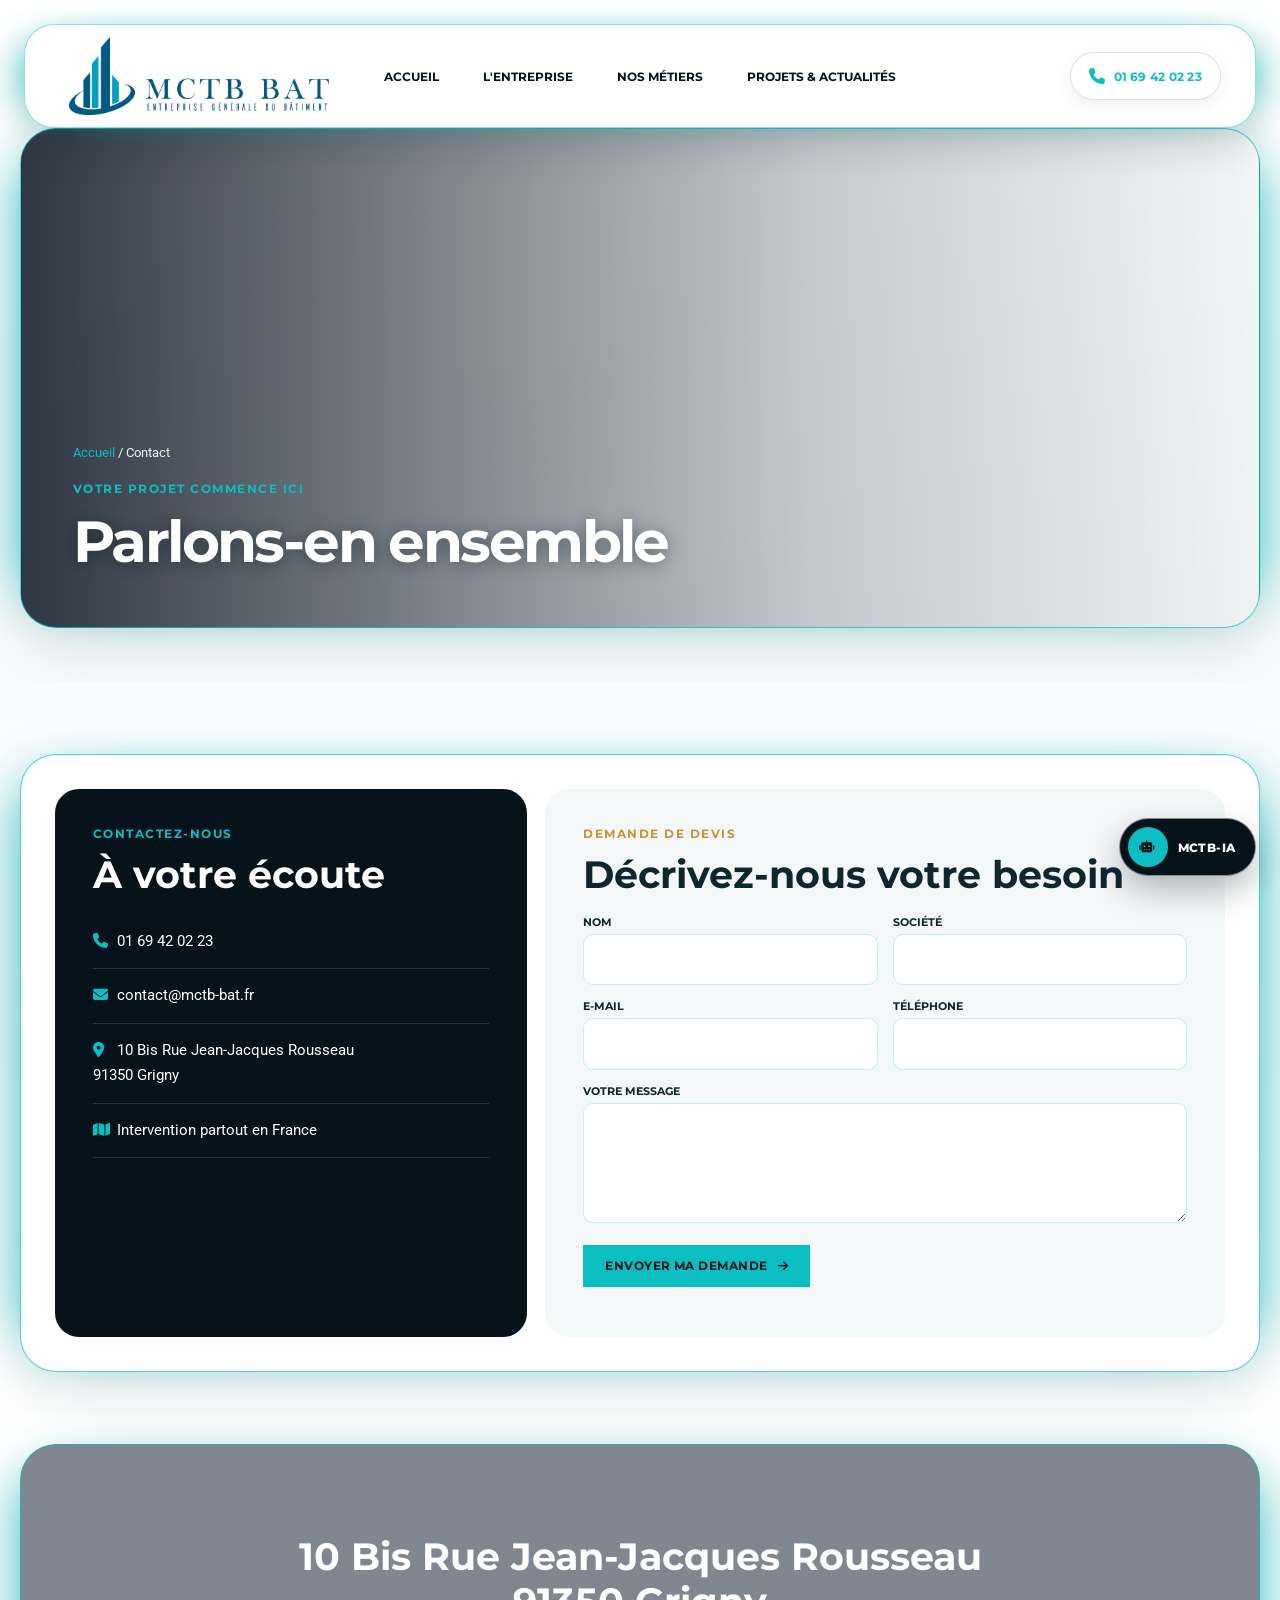
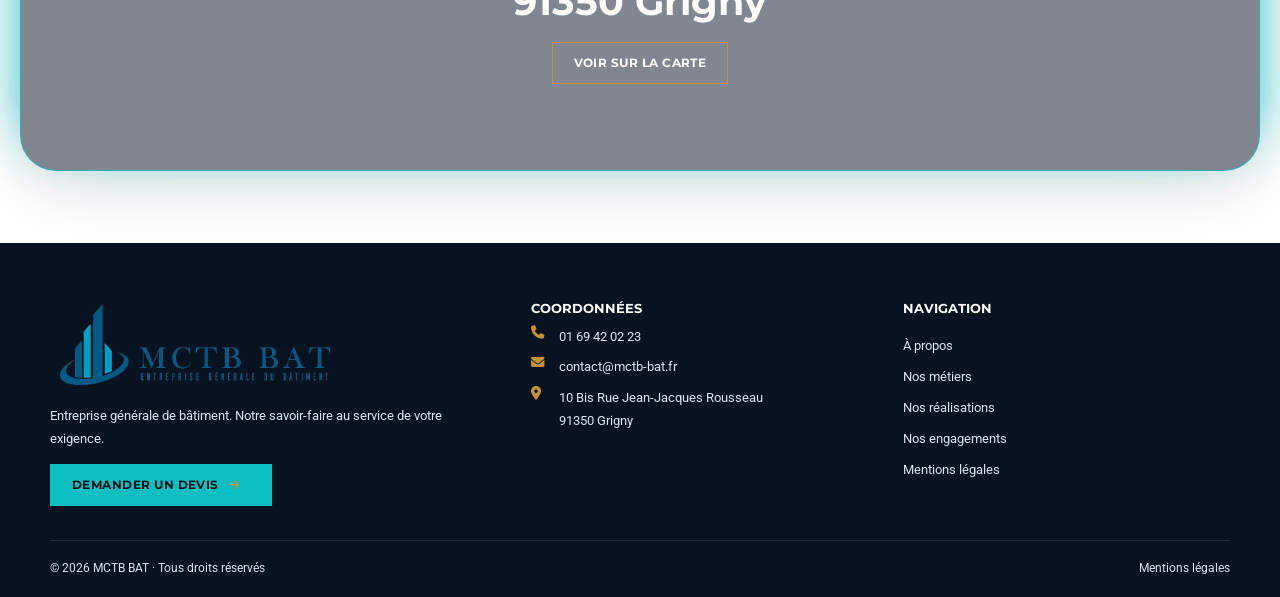
<file: contact.html>
<!doctype html><html lang="fr"><head><meta charset="utf-8"><meta name="viewport" content="width=device-width,initial-scale=1"><title>Contact | MCTB BAT</title><link href="https://fonts.googleapis.com/css2?family=Montserrat:wght@500;600;700;800&family=Roboto:wght@400;500;700&display=swap" rel="stylesheet"><link rel="stylesheet" href="https://cdnjs.cloudflare.com/ajax/libs/font-awesome/6.5.2/css/all.min.css"><link rel="stylesheet" href="assets/css/style.css?v=header-white-video-v10"></head><body data-page="contact.html"><div data-header></div><main><section class="page-hero"><div class="container"><p class="breadcrumb"><a href="index.html">Accueil</a> / Contact</p><span class="eyebrow">Votre projet commence ici</span><h1>Parlons-en ensemble</h1></div></section><section class="section"><div class="container contact-grid reveal"><aside class="contact-info"><span class="eyebrow">Contactez-nous</span><h2>À votre écoute</h2><a href="tel:0169420223"><i class="fa-solid fa-phone"></i>01 69 42 02 23</a><p><i class="fa-solid fa-envelope"></i>contact@mctb-bat.fr</p><p><i class="fa-solid fa-location-dot"></i>10 Bis Rue Jean-Jacques Rousseau<br>91350 Grigny</p><p><i class="fa-solid fa-map"></i>Intervention partout en France</p></aside><form class="contact-form" id="contact-form"><span class="eyebrow">Demande de devis</span><h2>Décrivez-nous votre besoin</h2><div class="form-row"><div class="field"><label for="name">Nom</label><input id="name" required></div><div class="field"><label for="company">Société</label><input id="company"></div></div><div class="form-row"><div class="field"><label for="email">E-mail</label><input type="email" id="email" required></div><div class="field"><label for="phone">Téléphone</label><input type="tel" id="phone"></div></div><div class="field"><label for="message">Votre message</label><textarea id="message" required></textarea></div><button class="btn primary" type="submit">Envoyer ma demande <i class="fa-solid fa-arrow-right"></i></button><p class="form-message" role="status"></p></form></div></section><section class="map"><h2>10 Bis Rue Jean-Jacques Rousseau<br>91350 Grigny</h2><a class="btn outline" href="https://www.google.com/maps/search/?api=1&query=10+Bis+Rue+Jean-Jacques+Rousseau+91350+Grigny" target="_blank" rel="noopener">Voir sur la carte</a></section></main><div data-footer></div><script src="assets/js/app.js?v=logo-officiel-v5"></script></body></html>
</file>
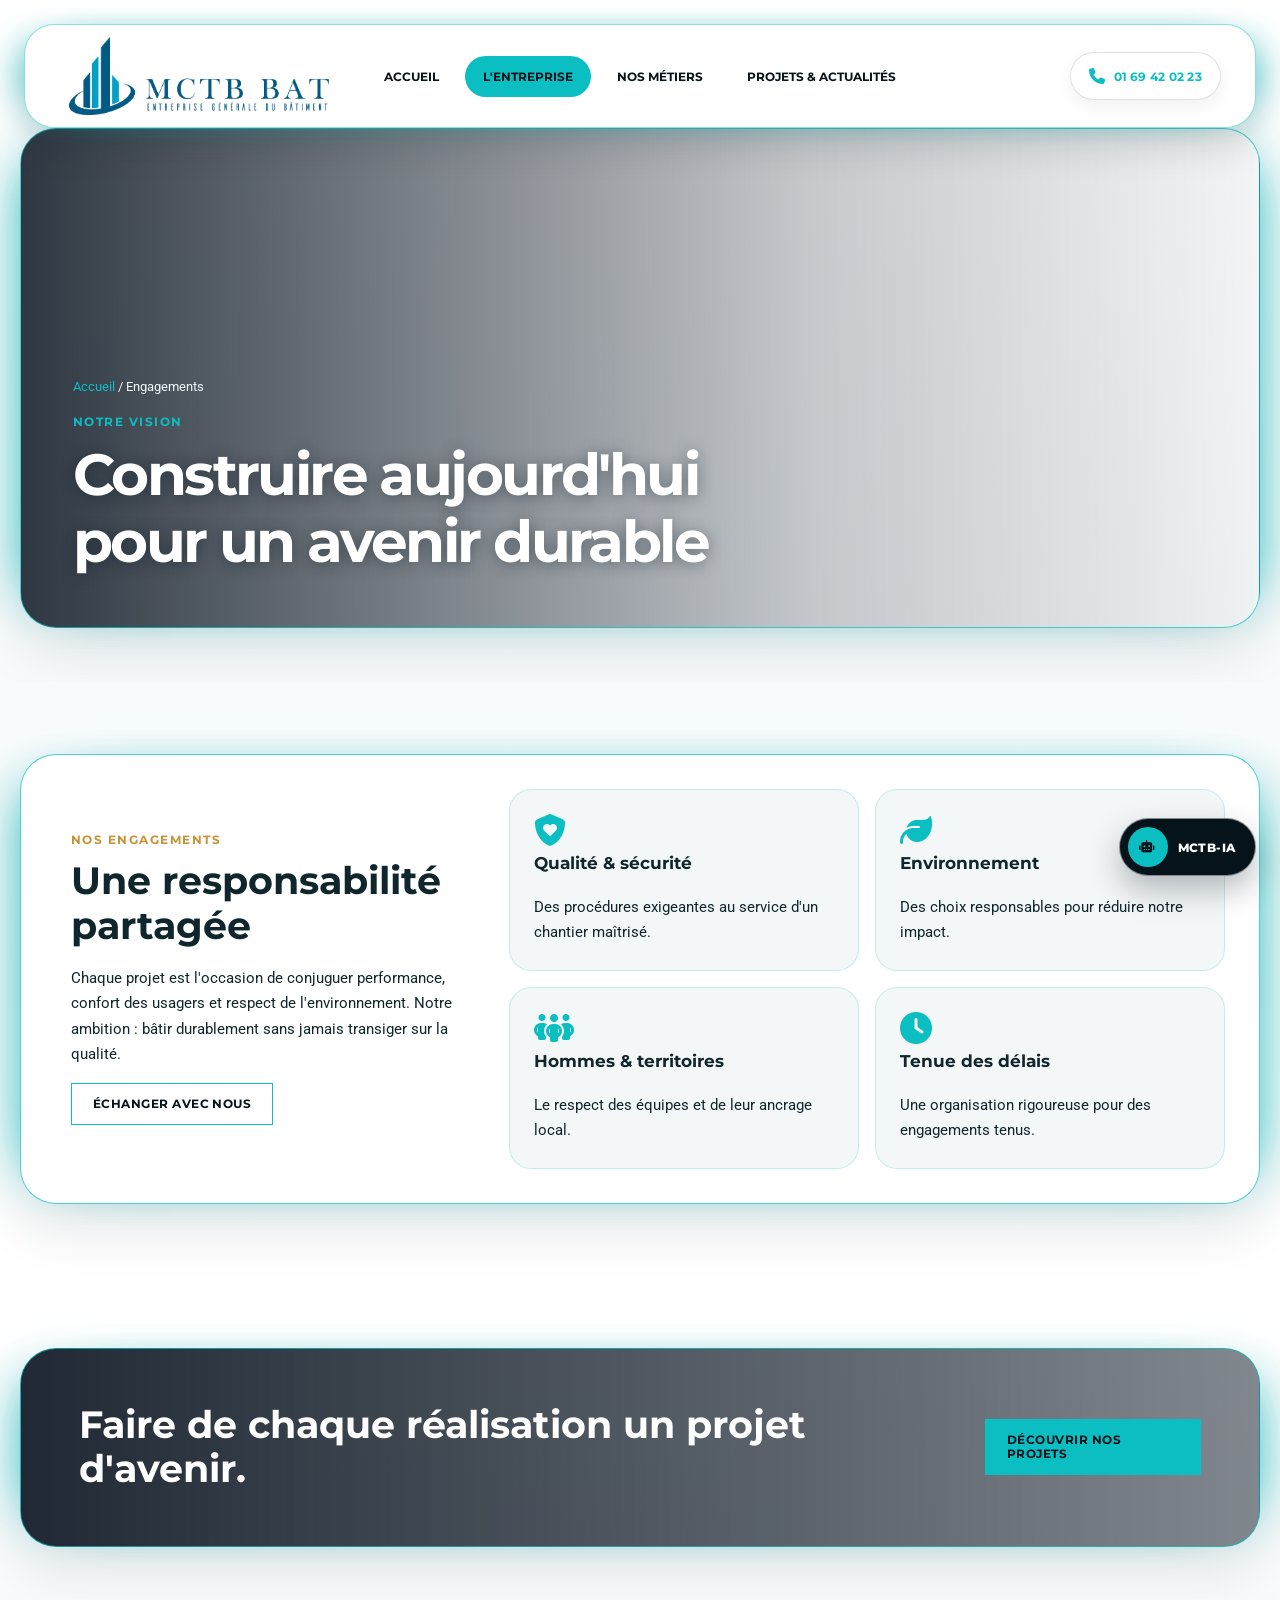
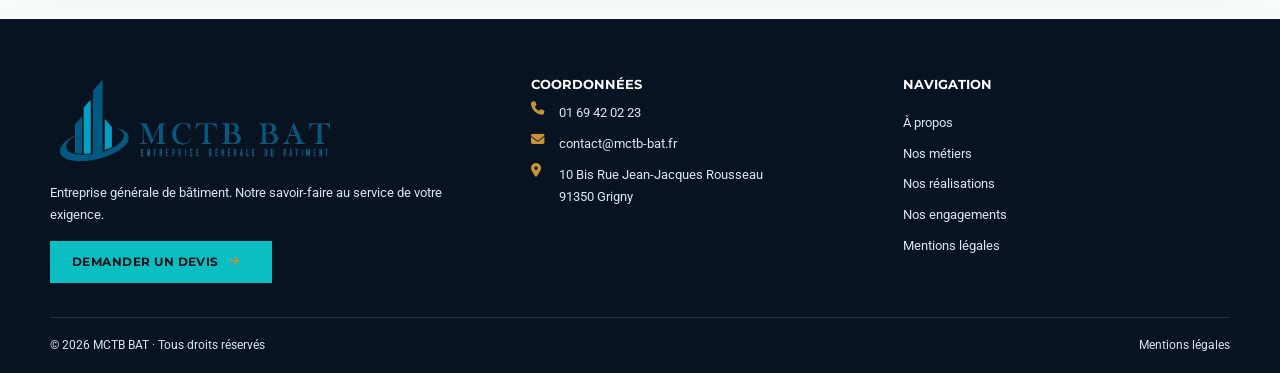
<file: engagements.html>
<!doctype html><html lang="fr"><head><meta charset="utf-8"><meta name="viewport" content="width=device-width,initial-scale=1"><title>Engagements | MCTB BAT</title><link href="https://fonts.googleapis.com/css2?family=Montserrat:wght@500;600;700;800&family=Roboto:wght@400;500;700&display=swap" rel="stylesheet"><link rel="stylesheet" href="https://cdnjs.cloudflare.com/ajax/libs/font-awesome/6.5.2/css/all.min.css"><link rel="stylesheet" href="assets/css/style.css?v=header-white-video-v10"></head><body data-page="engagements.html"><div data-header></div><main><section class="page-hero"><div class="container"><p class="breadcrumb"><a href="index.html">Accueil</a> / Engagements</p><span class="eyebrow">Notre vision</span><h1>Construire aujourd'hui<br>pour un avenir durable</h1></div></section><section class="section"><div class="container split reveal"><div><span class="eyebrow">Nos engagements</span><h2>Une responsabilité partagée</h2><p>Chaque projet est l'occasion de conjuguer performance, confort des usagers et respect de l'environnement. Notre ambition : bâtir durablement sans jamais transiger sur la qualité.</p><a class="btn dark" href="contact.html">Échanger avec nous</a></div><div class="values"><article class="value"><i class="fa-solid fa-shield-heart"></i><h3>Qualité & sécurité</h3><p>Des procédures exigeantes au service d'un chantier maîtrisé.</p></article><article class="value"><i class="fa-solid fa-leaf"></i><h3>Environnement</h3><p>Des choix responsables pour réduire notre impact.</p></article><article class="value"><i class="fa-solid fa-people-group"></i><h3>Hommes & territoires</h3><p>Le respect des équipes et de leur ancrage local.</p></article><article class="value"><i class="fa-solid fa-clock"></i><h3>Tenue des délais</h3><p>Une organisation rigoureuse pour des engagements tenus.</p></article></div></div></section><section class="cta"><div class="container cta-wrap"><h2>Faire de chaque réalisation un projet d'avenir.</h2><a class="btn primary" href="realisations.html">Découvrir nos projets</a></div></section></main><div data-footer></div><script src="assets/js/app.js?v=logo-officiel-v5"></script></body></html>
</file>
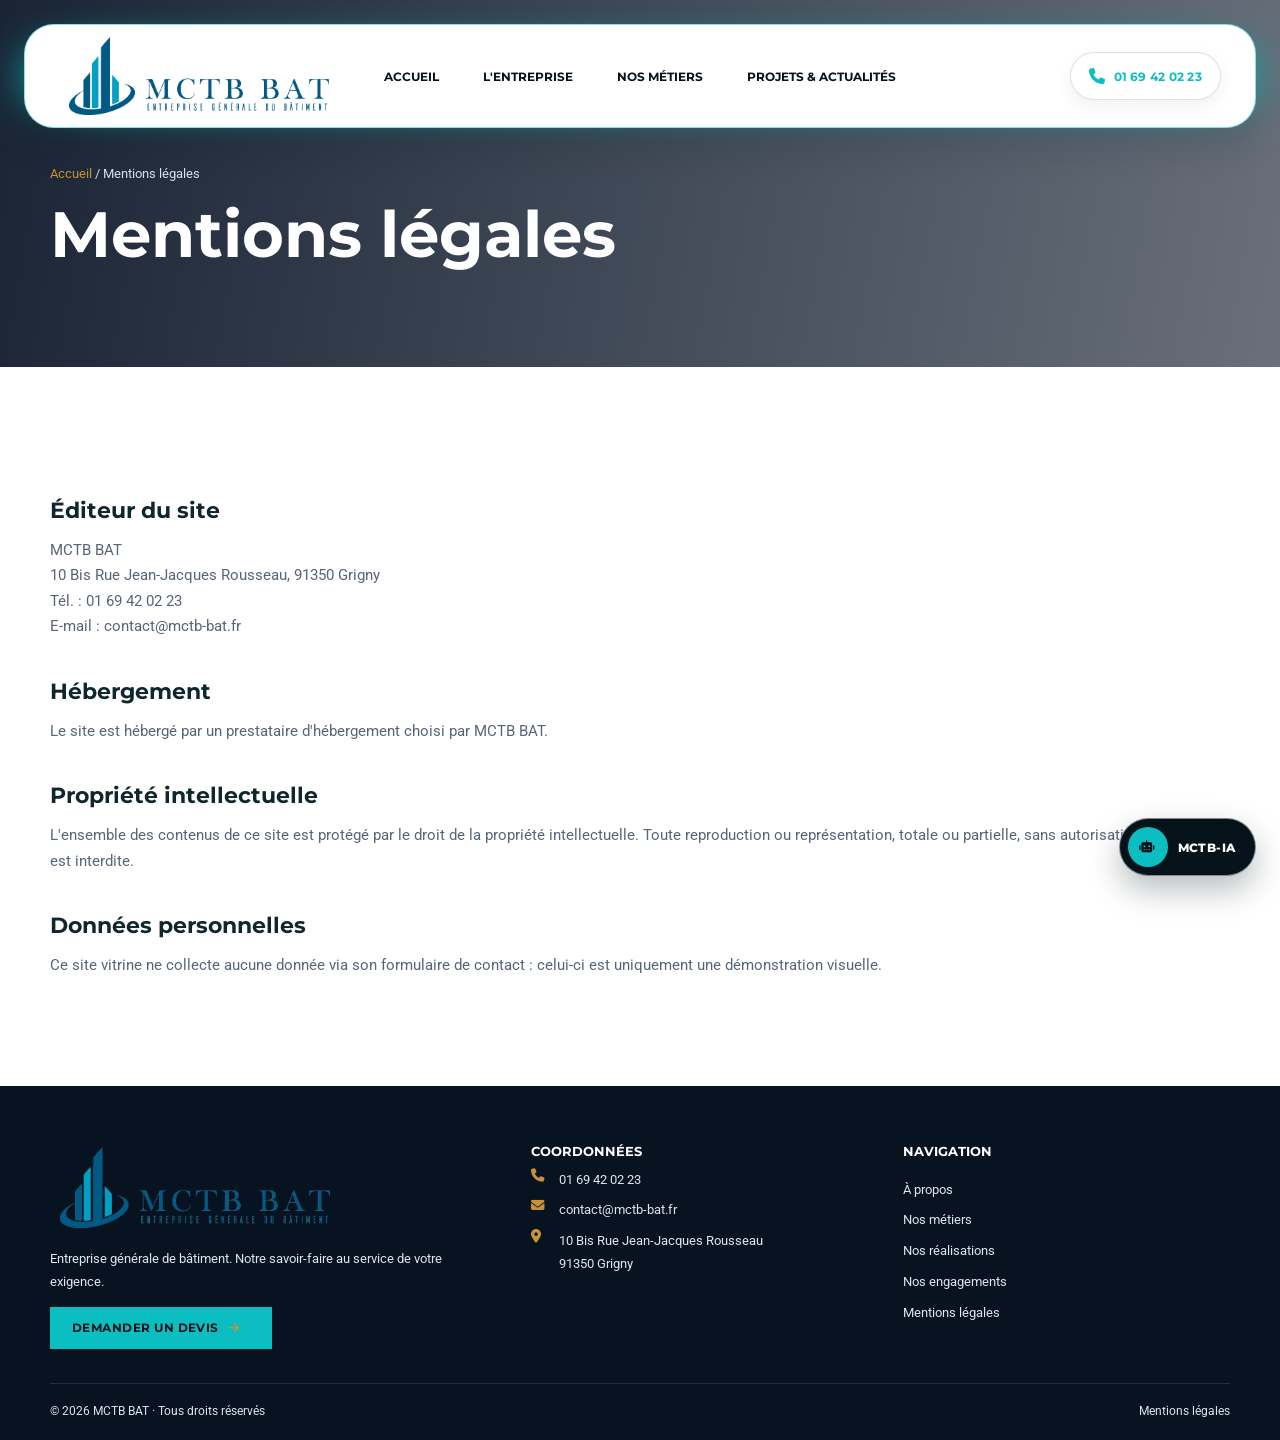
<file: mentions-legales.html>
<!doctype html><html lang="fr"><head><meta charset="utf-8"><meta name="viewport" content="width=device-width,initial-scale=1"><title>Mentions légales | MCTB BAT</title><link href="https://fonts.googleapis.com/css2?family=Montserrat:wght@500;600;700;800&family=Roboto:wght@400;500;700&display=swap" rel="stylesheet"><link rel="stylesheet" href="https://cdnjs.cloudflare.com/ajax/libs/font-awesome/6.5.2/css/all.min.css"><link rel="stylesheet" href="assets/css/style.css?v=header-white-video-v10"></head><body><div data-header></div><main><section class="page-hero"><div class="container"><p class="breadcrumb"><a href="index.html">Accueil</a> / Mentions légales</p><h1>Mentions légales</h1></div></section><section class="section legal"><div class="container"><h2>Éditeur du site</h2><p>MCTB BAT<br>10 Bis Rue Jean-Jacques Rousseau, 91350 Grigny<br>Tél. : 01 69 42 02 23<br>E-mail : contact@mctb-bat.fr</p><h2>Hébergement</h2><p>Le site est hébergé par un prestataire d'hébergement choisi par MCTB BAT.</p><h2>Propriété intellectuelle</h2><p>L'ensemble des contenus de ce site est protégé par le droit de la propriété intellectuelle. Toute reproduction ou représentation, totale ou partielle, sans autorisation préalable est interdite.</p><h2>Données personnelles</h2><p>Ce site vitrine ne collecte aucune donnée via son formulaire de contact : celui-ci est uniquement une démonstration visuelle.</p></div></section></main><div data-footer></div><script src="assets/js/app.js?v=logo-officiel-v5"></script></body></html>
</file>
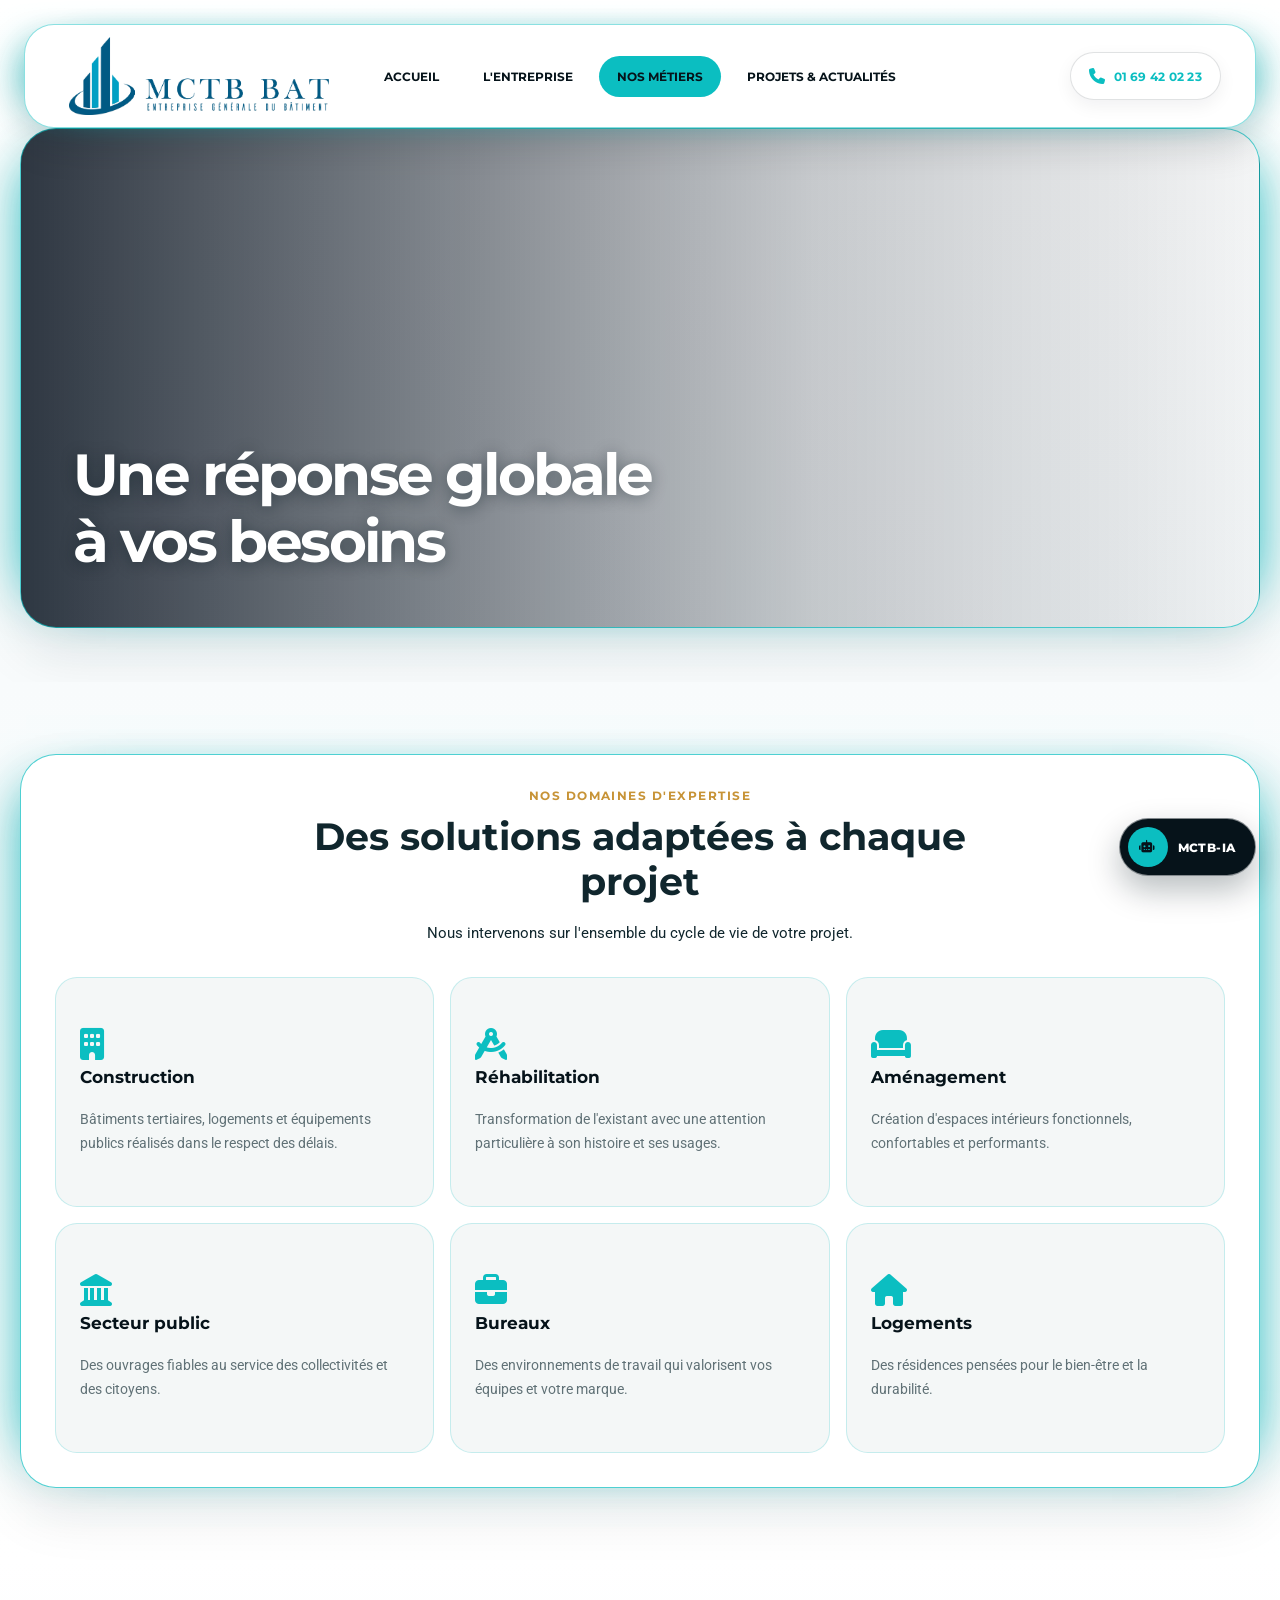
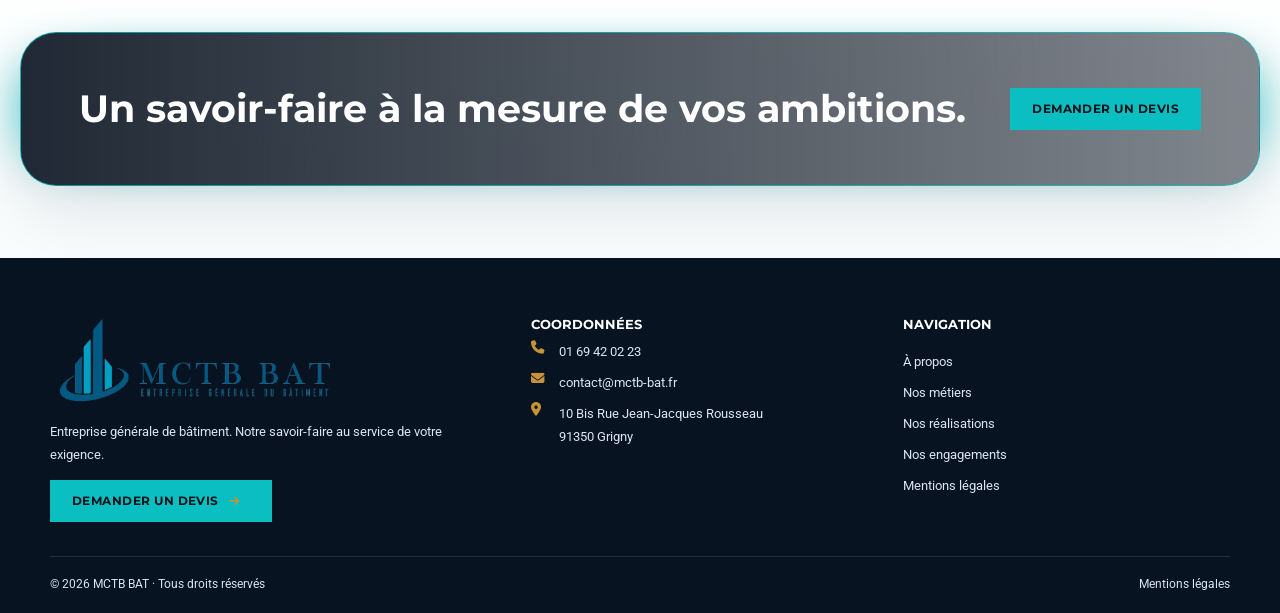
<file: metiers.html>
<!doctype html>
<html lang="fr">

<head>
    <meta charset="utf-8">
    <meta name="viewport" content="width=device-width,initial-scale=1">
    <title>Nos métiers | MCTB BAT</title>
    <link
        href="https://fonts.googleapis.com/css2?family=Montserrat:wght@500;600;700;800&family=Roboto:wght@400;500;700&display=swap"
        rel="stylesheet">
    <link rel="stylesheet" href="https://cdnjs.cloudflare.com/ajax/libs/font-awesome/6.5.2/css/all.min.css">
    <link rel="stylesheet" href="assets/css/style.css?v=header-white-video-v10">
</head>

<body data-page="metiers.html">
    <div data-header></div>
    <main>
        <section class="page-hero">
            <div class="container">
                <p class="breadcrumb"><a href="index.html"></a></p><span class="eyebrow"></span>
                <h1>Une réponse globale<br>à vos besoins</h1>
            </div>
        </section>
        <section class="section">
            <div class="container">
                <div class="section-head"><span class="eyebrow">Nos domaines d'expertise</span>
                    <h2>Des solutions adaptées à chaque projet</h2>
                    <p>Nous intervenons sur l'ensemble du cycle de vie de votre projet.</p>
                </div>
                <div class="cards reveal">
                    <article class="service-card"><i class="fa-solid fa-building"></i>
                        <h3>Construction</h3>
                        <p>Bâtiments tertiaires, logements et équipements publics réalisés dans le respect des délais.
                        </p>
                    </article>
                    <article class="service-card"><i class="fa-solid fa-compass-drafting"></i>
                        <h3>Réhabilitation</h3>
                        <p>Transformation de l'existant avec une attention particulière à son histoire et ses usages.
                        </p>
                    </article>
                    <article class="service-card"><i class="fa-solid fa-couch"></i>
                        <h3>Aménagement</h3>
                        <p>Création d'espaces intérieurs fonctionnels, confortables et performants.</p>
                    </article>
                    <article class="service-card"><i class="fa-solid fa-landmark"></i>
                        <h3>Secteur public</h3>
                        <p>Des ouvrages fiables au service des collectivités et des citoyens.</p>
                    </article>
                    <article class="service-card"><i class="fa-solid fa-briefcase"></i>
                        <h3>Bureaux</h3>
                        <p>Des environnements de travail qui valorisent vos équipes et votre marque.</p>
                    </article>
                    <article class="service-card"><i class="fa-solid fa-house"></i>
                        <h3>Logements</h3>
                        <p>Des résidences pensées pour le bien-être et la durabilité.</p>
                    </article>
                </div>
            </div>
        </section>
        <section class="cta">
            <div class="container cta-wrap">
                <h2>Un savoir-faire à la mesure de vos ambitions.</h2><a class="btn primary"
                    href="contact.html">Demander un devis</a>
            </div>
        </section>
    </main>
    <div data-footer></div>
    <script src="assets/js/app.js?v=logo-officiel-v5"></script>
</body>

</html>
</file>
<file: assets/css/style.css>
:root{--navy:#06131a;--blue:#0bbec1;--gold:#c79336;--white:#fff;--light:#f4f7f7;--ink:#10262d;--muted:#607176;--line:#dce6e6;--shadow:0 15px 35px rgba(3,22,29,.12)}*{box-sizing:border-box}html{scroll-behavior:smooth}body{margin:0;overflow-x:hidden;color:var(--ink);font:15px/1.7 Roboto,Arial,sans-serif;background:#fff}h1,h2,h3,h4,.brand{font-family:Montserrat,Arial,sans-serif;line-height:1.16}h1{font-size:clamp(2.3rem,5vw,4.8rem);margin:.2em 0 .36em}h2{font-size:clamp(1.75rem,3vw,2.8rem);margin:.1em 0 .45em}h3{font-size:1.08rem;margin:.4em 0}a{color:inherit;text-decoration:none}img{max-width:100%;display:block}.container{width:min(1180px,calc(100% - 40px));margin:auto}.eyebrow{display:block;color:var(--gold);font:700 .72rem Montserrat;letter-spacing:.13em;text-transform:uppercase;margin-bottom:12px}.section{padding:92px 0}.section.alt{background:var(--light)}.section-head{max-width:660px;margin:0 auto 42px;text-align:center}.btn{display:inline-flex;align-items:center;gap:10px;padding:13px 21px;border:1px solid transparent;font:700 .72rem Montserrat;letter-spacing:.04em;text-transform:uppercase;cursor:pointer;transition:.25s}.btn:hover{transform:translateY(-3px);box-shadow:0 10px 20px rgba(0,0,0,.18)}.btn.primary{background:var(--blue);color:var(--navy)}.btn.outline{border-color:var(--gold);color:#fff}.btn.dark{border-color:var(--blue);color:var(--navy)}
.site-header{position:fixed;z-index:20;top:0;width:100%;height:76px;background:#fff;box-shadow:0 3px 16px rgba(3,22,29,.1)}.nav-wrap{height:100%;display:flex;align-items:center;justify-content:space-between;gap:18px}.brand{display:flex;align-items:center;flex:0 0 auto}.brand-logo{display:block;width:245px;height:auto}.nav-links{display:flex;align-items:center;gap:21px;font:700 .59rem Montserrat;text-transform:uppercase}.nav-links a{padding:28px 0 25px;border-bottom:3px solid transparent}.nav-links a.active{border-color:var(--blue)}.header-phone{background:var(--blue);padding:10px 13px;font:700 .65rem Montserrat;white-space:nowrap}.nav-toggle{display:none;border:0;background:transparent;font-size:1.5rem;color:var(--navy)}
.site-header{height:92px;border-bottom:2px solid rgba(11,190,193,.35);box-shadow:0 2px 12px rgba(3,22,29,.08)}.nav-wrap{gap:30px}.nav-links{flex:1;justify-content:center;gap:48px;font-size:.9rem;letter-spacing:-.02em}.nav-links a{padding:34px 0 29px;border-bottom-width:5px}.header-phone{padding:14px 19px;font-size:.78rem;letter-spacing:.04em;box-shadow:0 5px 12px rgba(11,190,193,.18)}.header-phone i{margin-right:6px}.hero{padding-top:92px}.page-hero{padding-top:166px}@media(max-width:1000px){.brand-logo{width:210px}.nav-links{gap:22px;font-size:.72rem}}@media(max-width:680px){.site-header{height:66px}.brand-logo{width:185px}.hero{padding-top:66px}.page-hero{padding-top:125px}}
.hero{position:relative;isolation:isolate;min-height:800px;padding-top:76px;display:flex;align-items:center;overflow:hidden;color:#fff;background:#0D182A}.hero:before{content:'';position:absolute;z-index:-1;inset:0;background:linear-gradient(90deg,rgba(7,17,30,.96) 0%,rgba(7,17,30,.82) 38%,rgba(7,17,30,.24) 72%),var(--hero-image) center/cover;transition:.55s}.hero-content{max-width:760px;padding-bottom:80px}.hero h1{font-size:clamp(3.2rem,5.8vw,6rem);letter-spacing:-.05em}.hero p{max-width:580px;color:#e8edf5;font-size:1.18rem}.hero .accent{color:var(--gold)}.hero-actions{display:flex;gap:18px;flex-wrap:wrap;margin-top:30px}.stats{position:relative;z-index:2;margin-top:-78px;padding-bottom:78px;background:transparent;color:var(--navy)}.stats-grid{display:grid;grid-template-columns:repeat(3,minmax(0,1fr));grid-auto-rows:1fr}.stat{display:flex;align-items:center;gap:24px;min-width:0;min-height:156px;padding:32px 44px}.stat i{flex:0 0 auto;color:var(--blue);font-size:2.85rem;line-height:1}.stat strong{display:block;font:800 1rem Montserrat}.stat span{display:block;margin-top:3px;color:#30466a;font-size:1rem}.hero+.stats{margin-top:-78px;background:transparent}.stats .stats-grid{width:min(1280px,calc(100% - 64px));max-width:none;margin:0 auto;overflow:hidden;border:1px solid var(--line);border-radius:22px;background:#fff;box-shadow:0 12px 28px rgba(3,22,29,.11)}.stats .stat{border-left:1px solid var(--line)}.stats .stat:first-child{border-left:0}
.intro{display:grid;grid-template-columns:1.05fr .95fr;gap:65px;align-items:center}.photo-frame{position:relative;padding:0 0 25px 25px}.photo-frame:before{content:'';position:absolute;inset:25px 25px 0 0;background:var(--gold);z-index:-1}.photo-frame img{width:100%;height:355px;object-fit:cover}.cards{display:grid;grid-template-columns:repeat(3,1fr);gap:20px}.service-card{min-height:245px;padding:28px 22px;border:1px solid var(--line);background:#fff;transition:.25s}.service-card:hover{transform:translateY(-7px);box-shadow:var(--shadow);border-color:var(--gold)}.service-card i{font-size:2rem;color:var(--gold)}.service-card p,.project-card p{font-size:.87rem;color:var(--muted)}.project-grid{display:grid;grid-template-columns:repeat(3,1fr);gap:22px}.project-card{background:#fff;box-shadow:0 5px 18px rgba(13,24,42,.08);overflow:hidden}.project-card img{width:100%;height:220px;object-fit:cover;transition:.4s}.project-card:hover img{transform:scale(1.05)}.project-card .project-copy{padding:19px}.tag{font:700 .62rem Montserrat;letter-spacing:.08em;text-transform:uppercase;color:var(--gold)}.project-card h3{font-size:1rem}.inline-link{font:700 .72rem Montserrat;text-transform:uppercase;color:var(--navy)}.inline-link i{color:var(--gold);margin-left:4px}.commitments{display:grid;grid-template-columns:repeat(4,1fr);gap:25px}.commitment{text-align:center}.commitment i{font-size:1.8rem;color:var(--gold)}.commitment p{font-size:.86rem;color:var(--muted)}.cta{background:linear-gradient(90deg,rgba(13,24,42,.98),rgba(13,24,42,.78)),url('https://images.unsplash.com/photo-1541888946425-d81bb19240f5?auto=format&fit=crop&w=1800&q=80') center/cover;color:#fff;padding:75px 0}.cta-wrap{display:flex;align-items:center;justify-content:space-between;gap:30px}.cta h2{margin:0;max-width:650px}
.about-showcase{padding:110px 0 0;background:#fff}.about-showcase .intro{padding-bottom:85px;grid-template-columns:.9fr 1.1fr;gap:72px}.about-copy{max-width:510px}.about-copy h2{font-size:clamp(2.3rem,3.6vw,4rem);letter-spacing:-.05em}.about-copy p{font-size:1.18rem;max-width:465px;margin:25px 0 32px}.about-visuals{position:relative;min-height:500px;padding:25px 35px 0 0}.about-visuals:before{content:'';position:absolute;inset:0 0 0 30px;border:2px solid var(--gold);z-index:0}.about-main-photo{position:relative;z-index:1;height:435px;background:var(--navy);padding:24px 0 0 24px}.about-main-photo img{width:100%;height:100%;object-fit:cover}.about-detail-photo{position:absolute;z-index:2;right:-55px;bottom:0;width:200px;height:275px;object-fit:cover;border:7px solid #fff}.about-proof-band{background:var(--navy);color:#fff}.about-proofs{display:grid;grid-template-columns:repeat(3,1fr);padding:25px 0}.about-proofs>div{display:flex;justify-content:center;align-items:center;gap:22px;border-right:1px solid var(--gold)}.about-proofs>div:last-child{border:0}.about-proofs i{font-size:2.5rem;color:var(--gold)}.about-proofs span{text-transform:uppercase;font:500 1rem Montserrat;letter-spacing:.06em}.about-proofs b{display:block;font-size:1.45rem}.cards{display:grid;grid-template-columns:repeat(3,1fr);gap:20px}.service-card{min-height:245px;padding:28px 22px;border:1px solid var(--line);background:#fff;transition:.25s}
.expertise-section{background:var(--light)}.expertise-heading{display:flex;justify-content:space-between;align-items:end;gap:50px;margin-bottom:42px}.expertise-heading h2{font-size:clamp(2.2rem,3.4vw,3.7rem);letter-spacing:-.05em}.expertise-heading p{max-width:370px;margin:0 0 10px;color:var(--muted)}.expertise-grid{display:grid;grid-template-columns:repeat(3,1fr);gap:18px}.expertise-card{position:relative;min-height:440px;overflow:hidden;color:#fff;background:var(--navy);isolation:isolate}.expertise-card:before{content:'';position:absolute;inset:0;z-index:-1;background:linear-gradient(0deg,rgba(7,17,30,.94),rgba(7,17,30,.05) 75%)}.expertise-card img{position:absolute;inset:0;z-index:-2;width:100%;height:100%;object-fit:cover;transition:transform .55s}.expertise-card:hover img{transform:scale(1.08)}.expertise-card>div{position:absolute;bottom:0;padding:28px}.expertise-card span{font:700 .75rem Montserrat;color:var(--gold);letter-spacing:.1em}.expertise-card h3{font-size:1.6rem}.expertise-card p{min-height:50px;margin:0 0 17px;font-size:.9rem}.expertise-card b{font:700 .7rem Montserrat;text-transform:uppercase;letter-spacing:.06em}.expertise-card b i{color:var(--gold);margin-left:8px}.expertise-action{text-align:center;margin-top:35px}
.page-hero{padding:150px 0 72px;background:linear-gradient(100deg,rgba(13,24,42,.95),rgba(13,24,42,.62)),url('https://images.unsplash.com/photo-1486406146926-c627a92ad1ab?auto=format&fit=crop&w=1800&q=80') center/cover;color:white}.breadcrumb{font-size:.8rem;color:#d8e0ea}.breadcrumb a{color:var(--gold)}.split{display:grid;grid-template-columns:1fr 1fr;gap:60px;align-items:start}.values{display:grid;grid-template-columns:1fr 1fr;gap:18px}.value{padding:18px;border-left:2px solid var(--gold);background:var(--light)}.value i{color:var(--gold)}.filter-bar{display:flex;flex-wrap:wrap;justify-content:center;gap:8px;margin-bottom:35px}.filter-bar button{border:0;background:#fff;padding:9px 13px;font:700 .65rem Montserrat;text-transform:uppercase;cursor:pointer}.filter-bar button.active,.filter-bar button:hover{background:var(--gold)}.large-project{display:grid;grid-template-columns:1.15fr .85fr;gap:45px}.large-project>img{width:100%;height:440px;object-fit:cover}.detail-list{list-style:none;padding:0;border-top:1px solid var(--line)}.detail-list li{padding:12px 0;border-bottom:1px solid var(--line);display:flex;justify-content:space-between}.detail-list b{font-family:Montserrat}.article-grid{display:grid;grid-template-columns:repeat(3,1fr);gap:22px}.article{border:1px solid var(--line);background:#fff}.article img{height:190px;width:100%;object-fit:cover}.article div{padding:20px}.article time{font-size:.72rem;color:var(--gold);font-weight:700}.contact-grid{display:grid;grid-template-columns:.8fr 1.2fr;gap:35px}.contact-info{background:var(--navy);padding:38px;color:#fff}.contact-info a,.contact-info p{display:block;border-bottom:1px solid rgba(255,255,255,.15);padding:14px 0;margin:0}.contact-info i{color:var(--gold);width:24px}.contact-form{padding:35px;background:var(--light)}.form-row{display:grid;grid-template-columns:1fr 1fr;gap:15px}.field{margin-bottom:14px}.field label{display:block;font:700 .7rem Montserrat;text-transform:uppercase;margin-bottom:5px}.field input,.field textarea{width:100%;padding:12px;border:1px solid #d8dde5;background:white;font:inherit}.field textarea{min-height:120px;resize:vertical}.form-message{margin:12px 0 0;color:#297b45;font-weight:700}.map{background:linear-gradient(rgba(13,24,42,.52),rgba(13,24,42,.52)),url('https://images.unsplash.com/photo-1558618666-fcd25c85cd64?auto=format&fit=crop&w=1800&q=80') center/cover;color:#fff;text-align:center;padding:100px 25px}.legal h2{font-size:1.4rem;margin-top:38px}.legal p{color:#586579}
.site-footer{background:#081321;color:#dce5f0}.site-footer .brand{width:max-content;max-width:100%;padding:7px 10px;background:#fff}.site-footer .brand-logo{width:270px;max-width:100%}.footer-top{padding:54px 0 34px;display:grid;grid-template-columns:1.2fr .9fr .9fr;gap:45px}.site-footer h3{color:#fff;font-size:.8rem;text-transform:uppercase}.site-footer p,.site-footer li{font-size:.84rem}.site-footer ul{list-style:none;padding:0}.site-footer li{padding:4px 0}.site-footer i{color:var(--gold);width:21px}.footer-bottom{border-top:1px solid rgba(255,255,255,.12);padding:18px 0;display:flex;justify-content:space-between;font-size:.72rem}.reveal{opacity:0;transform:translateY(18px);transition:.6s}.reveal.visible{opacity:1;transform:none}
.site-footer .footer-contact-row{display:flex;align-items:flex-start;gap:7px;padding:4px 0;font-size:.84rem;font-style:normal}.footer-nav-mobile,.footer-tagline-mobile{display:none}
@media(max-width:900px){.nav-links{gap:12px;font-size:.52rem}.header-phone{display:none}.cards,.project-grid{grid-template-columns:repeat(2,1fr)}.stats .stats-grid{width:calc(100% - 40px)}.stats .stat{gap:16px;min-height:138px;padding:24px}.stats .stat i{font-size:2.35rem}.stats .stat strong,.stats .stat span{font-size:.86rem}.commitments{grid-template-columns:repeat(2,1fr)}.footer-top{grid-template-columns:1fr 1fr}.large-project{gap:25px}}@media(max-width:680px){.site-header{height:66px}.nav-links{display:none;position:absolute;top:66px;left:0;right:0;background:#fff;padding:8px 20px;box-shadow:0 10px 15px rgba(0,0,0,.1)}.nav-links.open{display:flex;flex-direction:column;align-items:stretch}.nav-links a{padding:12px 0;border-bottom:1px solid var(--line)}.nav-toggle{display:block}.hero{padding-top:66px;min-height:650px}.section{padding:60px 0}.intro,.split,.large-project,.contact-grid{grid-template-columns:1fr;gap:32px}.cards,.project-grid,.article-grid{grid-template-columns:1fr}.stats{margin-top:-54px;padding-bottom:54px}.hero+.stats{margin-top:-54px}.stats .stats-grid{grid-template-columns:1fr;width:calc(100% - 32px);border-radius:18px}.stats .stat{min-height:112px;padding:20px 26px;border-top:1px solid var(--line);border-left:0}.stats .stat:first-child{border-top:0}.stats .stat i{width:42px;font-size:2.25rem;text-align:center}.stats .stat strong{font-size:.92rem}.stats .stat span{font-size:.88rem}.cta-wrap,.footer-bottom{align-items:flex-start;flex-direction:column}.footer-top{grid-template-columns:1fr;gap:20px}.form-row{grid-template-columns:1fr}.page-hero{padding:125px 0 55px}.large-project>img{height:280px}.photo-frame img{height:280px}}
@media(max-width:900px){.about-showcase .intro{grid-template-columns:1fr;gap:45px}.about-copy{max-width:650px}.about-visuals{max-width:680px;width:calc(100% - 55px)}}@media(max-width:680px){.about-showcase{padding-top:70px}.about-showcase .intro{padding-bottom:55px}.about-copy h2{font-size:2.55rem}.about-copy p{font-size:1rem}.about-visuals{min-height:335px;width:calc(100% - 25px);padding:14px 20px 0 0}.about-main-photo{height:290px;padding:14px 0 0 14px}.about-detail-photo{width:115px;height:145px;right:-18px;border-width:4px}.about-proofs{grid-template-columns:1fr;padding:5px 0}.about-proofs>div{justify-content:flex-start;padding:16px 20px;border-right:0;border-bottom:1px solid rgba(246,166,35,.45)}.about-proofs>div:last-child{border-bottom:0}.about-proofs i{font-size:1.8rem}.about-proofs b{font-size:1.05rem}.about-proofs span{font-size:.72rem}}
@media(max-width:900px){.expertise-heading{align-items:start;flex-direction:column;gap:12px}.expertise-grid{grid-template-columns:1fr 1fr}.expertise-card:last-child{grid-column:1/-1;min-height:330px}}@media(max-width:680px){.expertise-grid{grid-template-columns:1fr}.expertise-card,.expertise-card:last-child{grid-column:auto;min-height:360px}.expertise-heading h2{font-size:2.45rem}}
.hero+.stats .stats-grid{gap:0}.hero+.stats .stat{margin:0!important;border-radius:0!important}

/* Mobile phones */
@media(max-width:680px){
  .container{width:calc(100% - 32px)}
  body{font-size:14px}
  h1{font-size:clamp(2.25rem,11vw,3.15rem)}
  h2{font-size:clamp(1.75rem,8vw,2.4rem)}
  .site-header .nav-wrap{gap:12px}
  .nav-toggle{flex:0 0 44px;width:44px;height:44px;padding:0}
  .nav-links.open{max-height:calc(100vh - 66px);overflow-y:auto}
  .hero{min-height:620px}
  .hero-content{padding:72px 0 88px}
  .hero h1{font-size:clamp(2.65rem,13vw,3.5rem);line-height:1.04;letter-spacing:-.04em}
  .hero p{font-size:1rem;line-height:1.55}
  .hero-actions{gap:12px;margin-top:24px}
  .section-head{margin-bottom:30px}
  .about-visuals{width:100%}
  .about-detail-photo{right:-4px}
  .expertise-heading h2{font-size:clamp(2rem,10vw,2.75rem)}
  .detail-list li{gap:18px;flex-wrap:wrap}
  .contact-info,.contact-form{padding:26px 22px}
  .map{padding:72px 18px}
  .site-footer .brand-logo{width:min(250px,100%)}
}

@media(max-width:480px){
  .brand-logo{width:min(170px,calc(100vw - 96px))}
  .hero{min-height:590px}
  .hero-actions .btn,.cta-wrap .btn,.contact-form .btn{width:100%;justify-content:center}
  .stats .stats-grid{width:calc(100% - 24px)}
  .stats .stat{padding:18px 20px}
  .section{padding:52px 0}
  .cards,.project-grid,.article-grid,.values,.commitments,.expertise-grid{grid-template-columns:1fr}
  .filter-bar{display:grid;grid-template-columns:1fr 1fr}
  .filter-bar button{min-height:44px}
  .about-showcase .intro{gap:32px}
  .about-copy h2{font-size:clamp(2rem,10vw,2.55rem)}
  .about-visuals{min-height:300px;padding-right:10px}
  .about-main-photo{height:260px}
  .about-detail-photo{width:100px;height:130px}
  .expertise-card,.expertise-card:last-child{min-height:330px}
  .photo-frame{padding:0 0 16px 16px}
  .photo-frame img{height:245px}
  .large-project>img{height:240px}
  .contact-info,.contact-form{padding:24px 18px}
  .footer-top{padding-top:42px}
}

/* Large desktop and 27-inch Retina displays (CSS viewport around 2560px) */
@media(min-width:1800px){
  body{font-size:17px}
  .container{width:min(1600px,calc(100% - 96px))}
  .site-header{height:110px}
  .brand-logo{width:300px}
  .nav-wrap{gap:44px}
  .nav-links{gap:58px;font-size:.95rem}
  .nav-links a{padding:41px 0 35px}
  .header-phone{padding:17px 24px;font-size:.84rem}
  .hero{min-height:1000px;padding-top:110px}
  .hero-content{max-width:1000px;padding-bottom:110px}
  .hero h1{font-size:7.2rem}
  .hero p{max-width:760px;font-size:1.35rem}
  .hero-actions{gap:22px;margin-top:38px}
  .btn{padding:16px 27px;font-size:.8rem}
  .stats,.hero+.stats{margin-top:-90px}
  .stats{padding-bottom:90px}
  .stats .stats-grid{width:min(1680px,calc(100% - 120px))}
  .stats .stat{min-height:180px;padding:38px 56px}
  .stats .stat i{font-size:3.25rem}
  .stats .stat strong,.stats .stat span{font-size:1.08rem}
  .section{padding:124px 0}
  .section-head{max-width:900px;margin-bottom:56px}
  .intro{gap:90px}
  .photo-frame img{height:480px}
  .project-grid,.article-grid,.cards{gap:30px}
  .project-card img{height:300px}
  .service-card{min-height:300px;padding:36px 30px}
  .cta{padding:96px 0}
  .about-showcase{padding-top:145px}
  .about-showcase .intro{gap:100px;padding-bottom:110px}
  .about-copy{max-width:680px}
  .about-copy p{max-width:620px;font-size:1.28rem}
  .about-visuals{min-height:650px}
  .about-main-photo{height:565px}
  .about-detail-photo{width:250px;height:345px}
  .expertise-grid{gap:26px}
  .expertise-card{min-height:570px}
  .page-hero{padding:220px 0 100px}
  .large-project{gap:70px}
  .large-project>img{height:580px}
  .article img{height:270px}
  .contact-grid{gap:52px}
  .contact-info,.contact-form{padding:52px}
  .map{padding:140px 30px}
  .footer-top{padding:72px 0 48px;gap:70px}
}

@media(min-width:2400px){
  body{font-size:18px}
  .container{width:min(1920px,calc(100% - 160px))}
  .site-header{height:124px}
  .brand-logo{width:350px}
  .nav-links{gap:78px;font-size:1rem}
  .nav-links a{padding:47px 0 39px}
  .hero{min-height:1200px;padding-top:124px}
  .hero-content{max-width:1180px;padding-bottom:130px}
  .hero h1{font-size:8.5rem}
  .hero p{max-width:900px;font-size:1.5rem}
  .stats,.hero+.stats{margin-top:-105px}
  .stats{padding-bottom:105px}
  .stats .stats-grid{width:min(2050px,calc(100% - 180px))}
  .stats .stat{min-height:210px;padding:44px 68px}
  .section{padding:150px 0}
  .page-hero{padding:255px 0 120px}
  .project-card img{height:340px}
  .expertise-card{min-height:650px}
}

/* Full 5120px-wide viewport, including non-Retina simulations */
@media(min-width:4000px){
  body{font-size:22px}
  .container{width:min(3000px,calc(100% - 320px))}
  .site-header{height:170px}
  .brand-logo{width:500px}
  .nav-wrap{gap:80px}
  .nav-links{gap:120px;font-size:1.18rem}
  .nav-links a{padding:64px 0 53px;border-bottom-width:7px}
  .header-phone{padding:24px 36px;font-size:1rem}
  .hero{min-height:1800px;padding-top:170px}
  .hero-content{max-width:1700px;padding-bottom:190px}
  .hero h1{font-size:11rem}
  .hero p{max-width:1300px;font-size:2rem}
  .hero-actions{gap:34px;margin-top:55px}
  .btn{padding:23px 40px;font-size:1rem}
  .stats,.hero+.stats{margin-top:-135px}
  .stats{padding-bottom:135px}
  .stats .stats-grid{width:min(3200px,calc(100% - 400px));border-radius:34px}
  .stats .stat{min-height:270px;padding:58px 90px}
  .stats .stat i{font-size:4.5rem}
  .stats .stat strong,.stats .stat span{font-size:1.35rem}
  .section{padding:220px 0}
  .section-head{max-width:1400px;margin-bottom:90px}
  h2{font-size:4rem}
  h3{font-size:1.35rem}
  .intro{gap:150px}
  .photo-frame img{height:760px}
  .cards,.project-grid,.article-grid{gap:48px}
  .service-card{min-height:440px;padding:54px 46px}
  .project-card img{height:500px}
  .project-card .project-copy{padding:34px}
  .cta{padding:150px 0}
  .about-showcase{padding-top:220px}
  .about-showcase .intro{gap:160px;padding-bottom:170px}
  .about-copy{max-width:1100px}
  .about-copy p{max-width:1000px;font-size:1.55rem}
  .about-visuals{min-height:950px}
  .about-main-photo{height:820px}
  .about-detail-photo{width:380px;height:520px}
  .about-proofs{padding:42px 0}
  .expertise-grid{gap:42px}
  .expertise-card{min-height:900px}
  .expertise-card>div{padding:54px}
  .expertise-card h3{font-size:2.2rem}
  .page-hero{padding:350px 0 170px}
  .large-project{gap:120px}
  .large-project>img{height:900px}
  .article img{height:440px}
  .contact-grid{gap:90px}
  .contact-info,.contact-form{padding:80px}
  .field input,.field textarea{padding:20px}
  .map{padding:220px 40px}
  .footer-top{padding:110px 0 75px;gap:110px}
  .site-footer .brand-logo{width:460px}
}

/* Hero slider: contenu discret en bas à gauche, image haute visibilité */
.hero{align-items:flex-end}
.hero:before{background:linear-gradient(90deg,rgba(7,17,30,.7) 0%,rgba(7,17,30,.46) 26%,rgba(7,17,30,.05) 54%,rgba(7,17,30,.02) 100%),var(--hero-image) center/cover no-repeat;filter:none}
.hero-content{display:flex;max-width:none;padding-bottom:135px;flex-direction:column;align-items:flex-start;text-align:left}
.hero-content .eyebrow{margin-right:auto;margin-left:0}
.hero h1{max-width:680px;margin-right:auto;margin-left:0;font-size:clamp(2.5rem,4vw,4.4rem);line-height:1.04;text-shadow:0 2px 14px rgba(3,22,29,.36)}
.hero p{max-width:520px;margin-right:auto;margin-left:0;font-size:1rem;text-shadow:0 1px 8px rgba(3,22,29,.45)}
.hero-actions{width:100%;justify-content:flex-start;margin-top:22px}

@media(max-width:680px){
  .hero-content{padding:76px 0 102px}
  .hero h1{max-width:320px;font-size:clamp(2.25rem,10.5vw,3rem)}
  .hero p{max-width:300px;font-size:.94rem}
  .hero-actions{margin-top:18px}
}

@media(min-width:1800px){
  .hero-content{max-width:none;padding-bottom:170px}
  .hero h1{max-width:900px;font-size:5.6rem}
  .hero p{max-width:720px;font-size:1.2rem}
}

@media(min-width:2400px){
  .hero-content{max-width:none;padding-bottom:205px}
  .hero h1{max-width:1080px;font-size:6.5rem}
  .hero p{max-width:900px;font-size:1.35rem}
}

@media(min-width:4000px){
  .hero-content{max-width:none;padding-bottom:285px}
  .hero h1{max-width:1500px;font-size:8rem}
  .hero p{max-width:1200px;font-size:1.7rem}
}

/* À propos : carte premium unifiée */
.about-showcase{padding:72px 0;background:linear-gradient(180deg,#fff,#f8fbfc)}
.about-showcase .intro{position:relative;width:min(1440px,calc(100% - 40px));max-width:none;grid-template-columns:minmax(260px,.62fr) minmax(0,1.5fr);gap:52px;padding:34px;border:1px solid rgba(11,190,193,.72);border-radius:36px;background:#fff;box-shadow:-32px 0 52px -38px rgba(11,190,193,.95),32px 0 52px -38px rgba(11,190,193,.95),0 24px 55px rgba(3,22,29,.1)}
.about-copy{max-width:390px}
.about-copy h2{max-width:360px;font-size:clamp(2.45rem,3.2vw,3.65rem);letter-spacing:-.05em}
.about-copy p{max-width:340px;margin:24px 0 30px;font-size:1.08rem}
.about-visuals{position:relative;width:100%;min-height:440px;padding:0 32px 0 0}
.about-visuals:before{content:none}
.about-main-photo{height:440px;padding:0;overflow:hidden;border-radius:28px;background:transparent}
.about-main-photo img{width:100%;height:100%;object-fit:cover}
.about-detail-photo{right:-6px;bottom:-18px;width:230px;height:280px;border:9px solid #fff;border-radius:25px;box-shadow:0 16px 34px rgba(3,22,29,.2)}

@media(max-width:900px){
  .about-showcase{padding:56px 0}
  .about-showcase .intro{width:calc(100% - 28px);grid-template-columns:1fr;gap:32px;padding:30px}
  .about-copy{max-width:560px}
  .about-copy h2,.about-copy p{max-width:520px}
  .about-visuals{max-width:none;min-height:380px;padding:0 24px 18px 0}
  .about-main-photo{height:360px}
  .about-detail-photo{right:0;bottom:0;width:185px;height:225px;border-width:8px}
}

@media(max-width:680px){
  .about-showcase{padding:46px 0}
  .about-showcase .intro{width:calc(100% - 16px);gap:26px;padding:20px 18px;border-radius:27px}
  .about-copy h2{font-size:clamp(2.1rem,10vw,2.75rem)}
  .about-copy p{margin:18px 0 24px;font-size:1rem}
  .about-visuals{min-height:278px;padding:0 12px 18px 0}
  .about-main-photo{height:260px;border-radius:20px}
  .about-detail-photo{right:0;bottom:0;width:118px;height:145px;border-width:6px;border-radius:17px}
}

@media(min-width:1800px){
  .about-showcase{padding:110px 0}
  .about-showcase .intro{width:min(1760px,calc(100% - 64px));grid-template-columns:minmax(360px,.62fr) minmax(0,1.5fr);gap:76px;padding:52px;border-radius:46px}
  .about-copy{max-width:520px}
  .about-copy h2{max-width:500px;font-size:4.5rem}
  .about-copy p{max-width:460px;font-size:1.25rem}
  .about-visuals{min-height:600px;padding-right:42px}
  .about-main-photo{height:600px;border-radius:36px}
  .about-detail-photo{width:290px;height:360px;border-width:11px;border-radius:32px}
}

@media(min-width:2400px){
  .about-showcase .intro{width:min(2320px,calc(100% - 80px));gap:94px;padding:62px}
  .about-visuals{min-height:680px;padding-right:52px}
  .about-main-photo{height:680px}
  .about-detail-photo{width:330px;height:410px}
}

@media(min-width:4000px){
  .about-showcase{padding:170px 0}
  .about-showcase .intro{width:min(4800px,calc(100% - 160px));grid-template-columns:minmax(560px,.62fr) minmax(0,1.5fr);gap:145px;padding:90px;border-radius:64px}
  .about-copy{max-width:820px}
  .about-copy h2{max-width:780px;font-size:6rem}
  .about-copy p{max-width:700px;font-size:1.55rem}
  .about-visuals{min-height:900px;padding-right:76px}
  .about-main-photo{height:900px;border-radius:52px}
  .about-detail-photo{width:460px;height:570px;border-width:16px;border-radius:44px}
}

/* Expertises : carte premium unifiée */
.expertise-section{padding:72px 0;background:linear-gradient(180deg,#f8fbfc,#fff)}
.expertise-section>.container{width:min(1440px,calc(100% - 40px));max-width:none;padding:34px;border:1px solid rgba(11,190,193,.72);border-radius:36px;background:#fff;box-shadow:-32px 0 52px -38px rgba(11,190,193,.95),32px 0 52px -38px rgba(11,190,193,.95),0 24px 55px rgba(3,22,29,.1)}
.expertise-heading{align-items:center;gap:40px;margin-bottom:30px}
.expertise-heading h2{font-size:clamp(2.25rem,2.9vw,3.35rem)}
.expertise-heading p{max-width:430px;margin-bottom:4px}
.expertise-grid{gap:18px}
.expertise-card{min-height:390px;border-radius:25px;box-shadow:0 12px 26px rgba(3,22,29,.13)}
.expertise-card:before{background:linear-gradient(0deg,rgba(7,17,30,.82),rgba(7,17,30,.03) 72%)}
.expertise-card>div{padding:24px}
.expertise-action{margin-top:26px}

@media(max-width:900px){
  .expertise-section{padding:56px 0}
  .expertise-section>.container{width:calc(100% - 28px);padding:30px;border-radius:34px}
  .expertise-heading{gap:14px;margin-bottom:26px}
  .expertise-card{min-height:340px}
}

@media(max-width:680px){
  .expertise-section{padding:46px 0}
  .expertise-section>.container{width:calc(100% - 16px);padding:20px 18px;border-radius:27px}
  .expertise-heading{gap:10px;margin-bottom:22px}
  .expertise-heading h2{font-size:clamp(2rem,9vw,2.55rem)}
  .expertise-heading p{font-size:.96rem}
  .expertise-grid{gap:14px}
  .expertise-card,.expertise-card:last-child{min-height:300px;border-radius:20px}
  .expertise-card>div{padding:20px}
  .expertise-action{margin-top:20px}
}

@media(min-width:1800px){
  .expertise-section{padding:110px 0}
  .expertise-section>.container{width:min(1760px,calc(100% - 64px));padding:52px;border-radius:46px}
  .expertise-heading{margin-bottom:42px}
  .expertise-card{min-height:520px;border-radius:32px}
  .expertise-card>div{padding:34px}
}

@media(min-width:2400px){
  .expertise-section>.container{width:min(2320px,calc(100% - 80px));padding:62px}
  .expertise-card{min-height:590px}
}

@media(min-width:4000px){
  .expertise-section{padding:170px 0}
  .expertise-section>.container{width:min(4800px,calc(100% - 160px));padding:90px;border-radius:64px}
  .expertise-heading{margin-bottom:70px}
  .expertise-heading h2{font-size:5rem}
  .expertise-heading p{max-width:900px;font-size:1.4rem}
  .expertise-grid{gap:46px}
  .expertise-card{min-height:820px;border-radius:46px}
  .expertise-card>div{padding:54px}
  .expertise-action{margin-top:50px}
}

/* Sections suivantes : cartes premium unifiées */
.projects-showcase,.commitments-showcase,.home-cta{padding:72px 0}
.projects-showcase{background:linear-gradient(180deg,#fff,#f8fbfc)}
.commitments-showcase{background:linear-gradient(180deg,#f8fbfc,#fff)}
.home-cta{background:linear-gradient(180deg,#fff,#f8fbfc)}
.projects-showcase>.container,.commitments-showcase>.container,.home-cta .cta-wrap{width:min(1440px,calc(100% - 40px));max-width:none;padding:34px;border:1px solid rgba(11,190,193,.72);border-radius:36px;background:#fff;box-shadow:-32px 0 52px -38px rgba(11,190,193,.95),32px 0 52px -38px rgba(11,190,193,.95),0 24px 55px rgba(3,22,29,.1)}
.projects-showcase .section-head,.commitments-showcase .section-head{margin-bottom:30px}
.projects-showcase .project-grid{gap:18px}
.projects-showcase .project-card{border-radius:24px;box-shadow:0 12px 26px rgba(3,22,29,.13)}
.projects-showcase .project-card img{height:260px}
.projects-showcase .project-card .project-copy{padding:22px}
.commitments-showcase .commitments{gap:16px}
.commitments-showcase .commitment{display:flex;min-height:150px;padding:24px;flex-direction:column;align-items:center;justify-content:center;border:1px solid rgba(11,190,193,.2);border-radius:22px;background:var(--light)}
.commitments-showcase .commitment h3{color:var(--navy)}
.commitments-showcase .commitment p{margin-bottom:0}
.home-cta .cta-wrap{padding:54px 58px;color:#fff;background:linear-gradient(90deg,rgba(7,17,30,.9),rgba(7,17,30,.52)),url('https://images.unsplash.com/photo-1541888946425-d81bb19240f5?auto=format&fit=crop&w=2400&q=90') center/cover}
.home-cta .cta-wrap h2{max-width:none}

@media(max-width:900px){
  .projects-showcase,.commitments-showcase,.home-cta{padding:56px 0}
  .projects-showcase>.container,.commitments-showcase>.container,.home-cta .cta-wrap{width:calc(100% - 28px);padding:30px;border-radius:34px}
  .projects-showcase .project-card img{height:240px}
  .commitments-showcase .commitment{min-height:140px}
  .home-cta .cta-wrap{padding:42px}
}

@media(max-width:680px){
  .projects-showcase,.commitments-showcase,.home-cta{padding:46px 0}
  .projects-showcase>.container,.commitments-showcase>.container,.home-cta .cta-wrap{width:calc(100% - 16px);padding:20px 18px;border-radius:27px}
  .projects-showcase .section-head,.commitments-showcase .section-head{margin-bottom:22px}
  .projects-showcase .project-grid{gap:14px}
  .projects-showcase .project-card{border-radius:20px}
  .projects-showcase .project-card img{height:220px}
  .commitments-showcase .commitments{grid-template-columns:1fr;gap:12px}
  .commitments-showcase .commitment{min-height:112px;padding:20px;border-radius:18px}
  .home-cta .cta-wrap{padding:30px 24px}
}

@media(min-width:1800px){
  .projects-showcase,.commitments-showcase,.home-cta{padding:110px 0}
  .projects-showcase>.container,.commitments-showcase>.container,.home-cta .cta-wrap{width:min(1760px,calc(100% - 64px));padding:52px;border-radius:46px}
  .projects-showcase .project-card img{height:360px}
  .commitments-showcase .commitment{min-height:190px;padding:34px;border-radius:28px}
  .home-cta .cta-wrap{padding:72px 78px}
}

@media(min-width:2400px){
  .projects-showcase>.container,.commitments-showcase>.container,.home-cta .cta-wrap{width:min(2320px,calc(100% - 80px));padding:62px}
  .projects-showcase .project-card img{height:410px}
  .commitments-showcase .commitment{min-height:220px}
  .home-cta .cta-wrap{padding:86px 94px}
}

@media(min-width:4000px){
  .projects-showcase,.commitments-showcase,.home-cta{padding:170px 0}
  .projects-showcase>.container,.commitments-showcase>.container,.home-cta .cta-wrap{width:min(4800px,calc(100% - 160px));padding:90px;border-radius:64px}
  .projects-showcase .section-head,.commitments-showcase .section-head{margin-bottom:70px}
  .projects-showcase .project-grid{gap:46px}
  .projects-showcase .project-card{border-radius:42px}
  .projects-showcase .project-card img{height:620px}
  .projects-showcase .project-card .project-copy{padding:40px}
  .commitments-showcase .commitments{gap:34px}
  .commitments-showcase .commitment{min-height:300px;padding:50px;border-radius:40px}
  .home-cta .cta-wrap{padding:120px 135px}
}

/* Page L'entreprise : cartes premium unifiées */
.company-hero{padding:128px 0 54px;background:linear-gradient(180deg,#fff,#f8fbfc);color:#fff}
.company-hero>.container{display:flex;width:min(1440px,calc(100% - 40px));max-width:none;min-height:500px;padding:52px;flex-direction:column;align-items:flex-start;justify-content:flex-end;overflow:hidden;border:1px solid rgba(11,190,193,.72);border-radius:36px;background:linear-gradient(90deg,rgba(7,17,30,.82),rgba(7,17,30,.22) 64%,rgba(7,17,30,.04)),url('https://images.unsplash.com/photo-1486406146926-c627a92ad1ab?auto=format&fit=crop&w=2400&q=90') center/cover no-repeat;box-shadow:-32px 0 52px -38px rgba(11,190,193,.95),32px 0 52px -38px rgba(11,190,193,.95),0 24px 55px rgba(3,22,29,.1)}
.company-hero .breadcrumb{margin:0 0 18px;color:#eef7f8}
.company-hero .breadcrumb a,.company-hero .eyebrow{color:var(--blue)}
.company-hero h1{max-width:780px;margin:0;font-size:clamp(3rem,4.5vw,5rem);letter-spacing:-.045em;text-shadow:0 2px 16px rgba(3,22,29,.42)}
.company-story,.company-values,.company-cta{padding:72px 0}
.company-story{background:linear-gradient(180deg,#f8fbfc,#fff)}
.company-values{background:linear-gradient(180deg,#fff,#f8fbfc)}
.company-cta{background:linear-gradient(180deg,#f8fbfc,#fff)}
.company-story-card,.company-values>.container,.company-cta .cta-wrap{width:min(1440px,calc(100% - 40px));max-width:none;padding:34px;border:1px solid rgba(11,190,193,.72);border-radius:36px;background:#fff;box-shadow:-32px 0 52px -38px rgba(11,190,193,.95),32px 0 52px -38px rgba(11,190,193,.95),0 24px 55px rgba(3,22,29,.1)}
.company-story-card{grid-template-columns:minmax(280px,.72fr) minmax(0,1.28fr);gap:52px}
.company-story-copy{max-width:500px;padding-left:16px}
.company-story-copy h2{font-size:clamp(2.2rem,3vw,3.4rem);letter-spacing:-.045em}
.company-story-copy p{margin:18px 0;color:var(--muted);font-size:1.02rem}
.company-story .photo-frame{padding:0}
.company-story .photo-frame:before{content:none}
.company-story .photo-frame img{height:430px;border-radius:27px;object-fit:cover}
.company-values>.container{padding:40px 34px}
.company-values .section-head{margin-bottom:30px}
.company-values .section-head h2{margin-bottom:0}
.company-values .values{grid-template-columns:repeat(4,minmax(0,1fr));gap:16px}
.company-values .value{display:flex;min-height:190px;padding:26px 22px;flex-direction:column;align-items:center;justify-content:center;border:1px solid rgba(11,190,193,.2);border-radius:22px;background:var(--light);text-align:center}
.company-values .value i{color:var(--blue);font-size:2rem}
.company-values .value h3{color:var(--navy)}
.company-values .value p{margin:4px 0 0;color:var(--muted)}
.company-cta .cta-wrap{padding:54px 58px;color:#fff;background:linear-gradient(90deg,rgba(7,17,30,.9),rgba(7,17,30,.5)),url('https://images.unsplash.com/photo-1541888946425-d81bb19240f5?auto=format&fit=crop&w=2400&q=90') center/cover no-repeat}
.company-cta .cta-wrap h2{max-width:none}

@media(max-width:900px){
  .company-hero{padding:112px 0 42px}
  .company-hero>.container{width:calc(100% - 28px);min-height:450px;padding:42px;border-radius:34px}
  .company-story,.company-values,.company-cta{padding:56px 0}
  .company-story-card,.company-values>.container,.company-cta .cta-wrap{width:calc(100% - 28px);padding:30px;border-radius:34px}
  .company-story-card{grid-template-columns:1fr;gap:30px}
  .company-story-copy{max-width:700px;padding-left:0}
  .company-story .photo-frame img{height:380px}
  .company-values .values{grid-template-columns:repeat(2,minmax(0,1fr));gap:14px}
  .company-values .value{min-height:160px}
  .company-cta .cta-wrap{padding:42px}
}

@media(max-width:680px){
  .company-hero{padding:82px 0 34px}
  .company-hero>.container{width:calc(100% - 16px);min-height:420px;padding:26px 22px;border-radius:27px;background-position:62% center}
  .company-hero .breadcrumb{margin-bottom:12px}
  .company-hero h1{font-size:clamp(2.35rem,11vw,3.15rem)}
  .company-story,.company-values,.company-cta{padding:46px 0}
  .company-story-card,.company-values>.container,.company-cta .cta-wrap{width:calc(100% - 16px);padding:20px 18px;border-radius:27px}
  .company-story-card{gap:24px}
  .company-story-copy h2{font-size:clamp(2rem,9vw,2.55rem)}
  .company-story-copy p{font-size:.96rem}
  .company-story .photo-frame img{height:280px;border-radius:20px}
  .company-values .section-head{margin-bottom:22px}
  .company-values .values{grid-template-columns:1fr;gap:12px}
  .company-values .value{min-height:128px;padding:20px;border-radius:18px}
  .company-cta .cta-wrap{padding:30px 24px}
}

@media(min-width:1800px){
  .company-hero{padding:154px 0 72px}
  .company-hero>.container{width:min(1760px,calc(100% - 64px));min-height:650px;padding:72px;border-radius:46px}
  .company-hero h1{max-width:1050px;font-size:6rem}
  .company-story,.company-values,.company-cta{padding:110px 0}
  .company-story-card,.company-values>.container,.company-cta .cta-wrap{width:min(1760px,calc(100% - 64px));padding:52px;border-radius:46px}
  .company-story-card{gap:76px}
  .company-story-copy{max-width:650px;padding-left:22px}
  .company-story-copy h2{font-size:4.2rem}
  .company-story-copy p{font-size:1.2rem}
  .company-story .photo-frame img{height:580px;border-radius:36px}
  .company-values .value{min-height:240px;padding:34px;border-radius:28px}
  .company-cta .cta-wrap{padding:72px 78px}
}

@media(min-width:2400px){
  .company-hero{padding-top:174px}
  .company-hero>.container,.company-story-card,.company-values>.container,.company-cta .cta-wrap{width:min(2320px,calc(100% - 80px));padding:62px}
  .company-hero>.container{min-height:760px}
  .company-story-card{gap:94px}
  .company-story .photo-frame img{height:680px}
  .company-values .value{min-height:280px}
  .company-cta .cta-wrap{padding:86px 94px}
}

@media(min-width:4000px){
  .company-hero{padding:220px 0 110px}
  .company-hero>.container{width:min(4800px,calc(100% - 160px));min-height:1100px;padding:110px;border-radius:64px}
  .company-hero h1{max-width:1700px;font-size:8rem}
  .company-story,.company-values,.company-cta{padding:170px 0}
  .company-story-card,.company-values>.container,.company-cta .cta-wrap{width:min(4800px,calc(100% - 160px));padding:90px;border-radius:64px}
  .company-story-card{gap:145px}
  .company-story-copy{max-width:1050px;padding-left:34px}
  .company-story-copy h2{font-size:5.8rem}
  .company-story-copy p{font-size:1.55rem}
  .company-story .photo-frame img{height:940px;border-radius:52px}
  .company-values .section-head{margin-bottom:70px}
  .company-values .values{gap:34px}
  .company-values .value{min-height:390px;padding:50px;border-radius:40px}
  .company-values .value i{font-size:3.4rem}
  .company-cta .cta-wrap{padding:120px 135px}
}

/* Pages des menus restants : système premium commun */
body[data-page="metiers.html"]{--premium-hero-image:url('https://images.unsplash.com/photo-1503387762-592deb58ef4e?auto=format&fit=crop&w=2400&q=90')}
body[data-page="realisations.html"]{--premium-hero-image:url('https://images.unsplash.com/photo-1541888946425-d81bb19240f5?auto=format&fit=crop&w=2400&q=90')}
body[data-page="actualites.html"]{--premium-hero-image:url('https://images.unsplash.com/photo-1565008447742-97f6f38c985c?auto=format&fit=crop&w=2400&q=90')}
body[data-page="contact.html"]{--premium-hero-image:url('https://images.unsplash.com/photo-1497366811353-6870744d04b2?auto=format&fit=crop&w=2400&q=90')}
body[data-page="engagements.html"]{--premium-hero-image:url('https://images.unsplash.com/photo-1558618666-fcd25c85cd64?auto=format&fit=crop&w=2400&q=90')}
:is(body[data-page="metiers.html"],body[data-page="realisations.html"],body[data-page="actualites.html"],body[data-page="contact.html"],body[data-page="engagements.html"]) .page-hero{padding:128px 0 54px;background:linear-gradient(180deg,#fff,#f8fbfc);color:#fff}
:is(body[data-page="metiers.html"],body[data-page="realisations.html"],body[data-page="actualites.html"],body[data-page="contact.html"],body[data-page="engagements.html"]) .page-hero>.container{display:flex;width:min(1440px,calc(100% - 40px));max-width:none;min-height:500px;padding:52px;flex-direction:column;align-items:flex-start;justify-content:flex-end;overflow:hidden;border:1px solid rgba(11,190,193,.72);border-radius:36px;background:linear-gradient(90deg,rgba(7,17,30,.84),rgba(7,17,30,.22) 64%,rgba(7,17,30,.04)),var(--premium-hero-image) center/cover no-repeat;box-shadow:-32px 0 52px -38px rgba(11,190,193,.95),32px 0 52px -38px rgba(11,190,193,.95),0 24px 55px rgba(3,22,29,.1)}
:is(body[data-page="metiers.html"],body[data-page="realisations.html"],body[data-page="actualites.html"],body[data-page="contact.html"],body[data-page="engagements.html"]) .page-hero .breadcrumb{margin:0 0 18px;color:#eef7f8}
:is(body[data-page="metiers.html"],body[data-page="realisations.html"],body[data-page="actualites.html"],body[data-page="contact.html"],body[data-page="engagements.html"]) .page-hero .breadcrumb a,:is(body[data-page="metiers.html"],body[data-page="realisations.html"],body[data-page="actualites.html"],body[data-page="contact.html"],body[data-page="engagements.html"]) .page-hero .eyebrow{color:var(--blue)}
:is(body[data-page="metiers.html"],body[data-page="realisations.html"],body[data-page="actualites.html"],body[data-page="contact.html"],body[data-page="engagements.html"]) .page-hero h1{max-width:850px;margin:0;font-size:clamp(3rem,4.5vw,5rem);letter-spacing:-.045em;text-shadow:0 2px 16px rgba(3,22,29,.42)}
:is(body[data-page="metiers.html"],body[data-page="realisations.html"],body[data-page="actualites.html"],body[data-page="contact.html"],body[data-page="engagements.html"]) main>.section{padding:72px 0;background:linear-gradient(180deg,#f8fbfc,#fff)}
:is(body[data-page="metiers.html"],body[data-page="realisations.html"],body[data-page="actualites.html"],body[data-page="contact.html"],body[data-page="engagements.html"]) main>.section>.container{width:min(1440px,calc(100% - 40px));max-width:none;padding:34px;border:1px solid rgba(11,190,193,.72);border-radius:36px;background:#fff;box-shadow:-32px 0 52px -38px rgba(11,190,193,.95),32px 0 52px -38px rgba(11,190,193,.95),0 24px 55px rgba(3,22,29,.1)}
:is(body[data-page="metiers.html"],body[data-page="realisations.html"],body[data-page="actualites.html"]) main>.section .section-head{margin-bottom:30px}

body[data-page="metiers.html"] .cards{gap:16px}
body[data-page="metiers.html"] .service-card{display:flex;min-height:230px;padding:28px 24px;flex-direction:column;justify-content:center;border:1px solid rgba(11,190,193,.2);border-radius:22px;background:var(--light)}
body[data-page="metiers.html"] .service-card i{color:var(--blue)}
body[data-page="metiers.html"] .service-card h3{color:var(--navy)}
body[data-page="metiers.html"] .service-card p{margin-bottom:0}

body[data-page="realisations.html"] .filter-bar{gap:10px;margin-bottom:30px}
body[data-page="realisations.html"] .filter-bar button{min-height:42px;padding:10px 18px;border:1px solid rgba(11,190,193,.24);border-radius:999px;background:var(--light)}
body[data-page="realisations.html"] .filter-bar button.active,body[data-page="realisations.html"] .filter-bar button:hover{background:var(--blue);color:var(--navy)}
body[data-page="realisations.html"] .project-grid{gap:18px}
body[data-page="realisations.html"] .project-card{border-radius:24px;box-shadow:0 12px 26px rgba(3,22,29,.13)}
body[data-page="realisations.html"] .project-card img{height:270px}
body[data-page="realisations.html"] .project-card .project-copy{padding:22px}
body[data-page="realisations.html"] .project-card .tag,body[data-page="realisations.html"] .inline-link i{color:var(--blue)}

body[data-page="actualites.html"] .article-grid{gap:18px}
body[data-page="actualites.html"] .article{overflow:hidden;border:1px solid rgba(11,190,193,.2);border-radius:24px;box-shadow:0 12px 26px rgba(3,22,29,.11)}
body[data-page="actualites.html"] .article img{height:270px}
body[data-page="actualites.html"] .article div{padding:24px}
body[data-page="actualites.html"] .article time,body[data-page="actualites.html"] .inline-link i{color:var(--blue)}
body[data-page="actualites.html"] .article p{color:var(--muted)}

body[data-page="contact.html"] .contact-grid{grid-template-columns:.82fr 1.18fr;gap:18px}
body[data-page="contact.html"] .contact-info,body[data-page="contact.html"] .contact-form{border-radius:24px}
body[data-page="contact.html"] .contact-info{padding:38px;background:var(--navy)}
body[data-page="contact.html"] .contact-info .eyebrow,body[data-page="contact.html"] .contact-info i{color:var(--blue)}
body[data-page="contact.html"] .contact-form{padding:38px;background:var(--light)}
body[data-page="contact.html"] .field input,body[data-page="contact.html"] .field textarea{border:1px solid rgba(11,190,193,.24);border-radius:10px;outline:0}
body[data-page="contact.html"] .field input:focus,body[data-page="contact.html"] .field textarea:focus{border-color:var(--blue);box-shadow:0 0 0 3px rgba(11,190,193,.12)}
body[data-page="contact.html"] .map{width:min(1440px,calc(100% - 40px));margin:0 auto 72px;padding:86px 30px;overflow:hidden;border:1px solid rgba(11,190,193,.72);border-radius:36px;box-shadow:-32px 0 52px -38px rgba(11,190,193,.95),32px 0 52px -38px rgba(11,190,193,.95),0 24px 55px rgba(3,22,29,.1)}

body[data-page="engagements.html"] .split{grid-template-columns:minmax(280px,.72fr) minmax(0,1.28fr);gap:52px;align-items:center}
body[data-page="engagements.html"] .split>div:first-child{padding-left:16px}
body[data-page="engagements.html"] .values{gap:16px}
body[data-page="engagements.html"] .value{display:flex;min-height:180px;padding:24px;flex-direction:column;justify-content:center;border:1px solid rgba(11,190,193,.2);border-radius:22px;background:var(--light)}
body[data-page="engagements.html"] .value i{color:var(--blue);font-size:2rem}
body[data-page="engagements.html"] .value p{margin-bottom:0}

:is(body[data-page="metiers.html"],body[data-page="engagements.html"]) main>.cta{padding:72px 0;background:linear-gradient(180deg,#fff,#f8fbfc)}
:is(body[data-page="metiers.html"],body[data-page="engagements.html"]) main>.cta .cta-wrap{width:min(1440px,calc(100% - 40px));max-width:none;padding:54px 58px;border:1px solid rgba(11,190,193,.72);border-radius:36px;background:linear-gradient(90deg,rgba(7,17,30,.9),rgba(7,17,30,.5)),url('https://images.unsplash.com/photo-1541888946425-d81bb19240f5?auto=format&fit=crop&w=2400&q=90') center/cover no-repeat;box-shadow:-32px 0 52px -38px rgba(11,190,193,.95),32px 0 52px -38px rgba(11,190,193,.95),0 24px 55px rgba(3,22,29,.1)}
:is(body[data-page="metiers.html"],body[data-page="engagements.html"]) main>.cta h2{max-width:none}

@media(max-width:900px){
  :is(body[data-page="metiers.html"],body[data-page="realisations.html"],body[data-page="actualites.html"],body[data-page="contact.html"],body[data-page="engagements.html"]) .page-hero{padding:112px 0 42px}
  :is(body[data-page="metiers.html"],body[data-page="realisations.html"],body[data-page="actualites.html"],body[data-page="contact.html"],body[data-page="engagements.html"]) .page-hero>.container{width:calc(100% - 28px);min-height:450px;padding:42px;border-radius:34px}
  :is(body[data-page="metiers.html"],body[data-page="realisations.html"],body[data-page="actualites.html"],body[data-page="contact.html"],body[data-page="engagements.html"]) main>.section{padding:56px 0}
  :is(body[data-page="metiers.html"],body[data-page="realisations.html"],body[data-page="actualites.html"],body[data-page="contact.html"],body[data-page="engagements.html"]) main>.section>.container{width:calc(100% - 28px);padding:30px;border-radius:34px}
  body[data-page="actualites.html"] .article-grid{grid-template-columns:repeat(2,minmax(0,1fr))}
  body[data-page="actualites.html"] .article:last-child{grid-column:1/-1}
  body[data-page="contact.html"] .contact-grid,body[data-page="engagements.html"] .split{grid-template-columns:1fr;gap:20px}
  body[data-page="engagements.html"] .split>div:first-child{padding:0 4px 10px}
  body[data-page="contact.html"] .map{width:calc(100% - 28px);margin-bottom:56px;padding:72px 26px;border-radius:34px}
  :is(body[data-page="metiers.html"],body[data-page="engagements.html"]) main>.cta{padding:56px 0}
  :is(body[data-page="metiers.html"],body[data-page="engagements.html"]) main>.cta .cta-wrap{width:calc(100% - 28px);padding:42px;border-radius:34px}
}

@media(max-width:680px){
  :is(body[data-page="metiers.html"],body[data-page="realisations.html"],body[data-page="actualites.html"],body[data-page="contact.html"],body[data-page="engagements.html"]) .page-hero{padding:82px 0 34px}
  :is(body[data-page="metiers.html"],body[data-page="realisations.html"],body[data-page="actualites.html"],body[data-page="contact.html"],body[data-page="engagements.html"]) .page-hero>.container{width:calc(100% - 16px);min-height:420px;padding:26px 22px;border-radius:27px;background-position:60% center}
  :is(body[data-page="metiers.html"],body[data-page="realisations.html"],body[data-page="actualites.html"],body[data-page="contact.html"],body[data-page="engagements.html"]) .page-hero .breadcrumb{margin-bottom:12px}
  :is(body[data-page="metiers.html"],body[data-page="realisations.html"],body[data-page="actualites.html"],body[data-page="contact.html"],body[data-page="engagements.html"]) .page-hero h1{font-size:clamp(2.35rem,11vw,3.15rem)}
  :is(body[data-page="metiers.html"],body[data-page="realisations.html"],body[data-page="actualites.html"],body[data-page="contact.html"],body[data-page="engagements.html"]) main>.section{padding:46px 0}
  :is(body[data-page="metiers.html"],body[data-page="realisations.html"],body[data-page="actualites.html"],body[data-page="contact.html"],body[data-page="engagements.html"]) main>.section>.container{width:calc(100% - 16px);padding:20px 18px;border-radius:27px}
  body[data-page="metiers.html"] .cards{gap:12px}
  body[data-page="metiers.html"] .service-card{min-height:170px;padding:22px;border-radius:18px}
  body[data-page="realisations.html"] .filter-bar{display:grid;grid-template-columns:1fr 1fr;gap:8px}
  body[data-page="realisations.html"] .filter-bar button{width:100%;min-height:44px;padding:9px 10px}
  body[data-page="realisations.html"] .project-grid{gap:14px}
  body[data-page="realisations.html"] .project-card{border-radius:20px}
  body[data-page="realisations.html"] .project-card img{height:230px}
  body[data-page="actualites.html"] .article-grid{grid-template-columns:1fr;gap:14px}
  body[data-page="actualites.html"] .article:last-child{grid-column:auto}
  body[data-page="actualites.html"] .article{border-radius:20px}
  body[data-page="actualites.html"] .article img{height:230px}
  body[data-page="contact.html"] .contact-info,body[data-page="contact.html"] .contact-form{padding:24px 20px;border-radius:18px}
  body[data-page="contact.html"] .map{width:calc(100% - 16px);margin-bottom:46px;padding:62px 20px;border-radius:27px}
  body[data-page="engagements.html"] .values{grid-template-columns:1fr;gap:12px}
  body[data-page="engagements.html"] .value{min-height:138px;padding:20px;border-radius:18px}
  :is(body[data-page="metiers.html"],body[data-page="engagements.html"]) main>.cta{padding:46px 0}
  :is(body[data-page="metiers.html"],body[data-page="engagements.html"]) main>.cta .cta-wrap{width:calc(100% - 16px);padding:30px 24px;border-radius:27px}
}

@media(min-width:1800px){
  :is(body[data-page="metiers.html"],body[data-page="realisations.html"],body[data-page="actualites.html"],body[data-page="contact.html"],body[data-page="engagements.html"]) .page-hero{padding:154px 0 72px}
  :is(body[data-page="metiers.html"],body[data-page="realisations.html"],body[data-page="actualites.html"],body[data-page="contact.html"],body[data-page="engagements.html"]) .page-hero>.container{width:min(1760px,calc(100% - 64px));min-height:650px;padding:72px;border-radius:46px}
  :is(body[data-page="metiers.html"],body[data-page="realisations.html"],body[data-page="actualites.html"],body[data-page="contact.html"],body[data-page="engagements.html"]) .page-hero h1{max-width:1100px;font-size:6rem}
  :is(body[data-page="metiers.html"],body[data-page="realisations.html"],body[data-page="actualites.html"],body[data-page="contact.html"],body[data-page="engagements.html"]) main>.section{padding:110px 0}
  :is(body[data-page="metiers.html"],body[data-page="realisations.html"],body[data-page="actualites.html"],body[data-page="contact.html"],body[data-page="engagements.html"]) main>.section>.container{width:min(1760px,calc(100% - 64px));padding:52px;border-radius:46px}
  body[data-page="metiers.html"] .service-card{min-height:300px;padding:36px 30px;border-radius:28px}
  body[data-page="realisations.html"] .project-card img,body[data-page="actualites.html"] .article img{height:360px}
  body[data-page="realisations.html"] .project-card,body[data-page="actualites.html"] .article{border-radius:32px}
  body[data-page="contact.html"] .contact-info,body[data-page="contact.html"] .contact-form{padding:52px;border-radius:32px}
  body[data-page="contact.html"] .map{width:min(1760px,calc(100% - 64px));margin-bottom:110px;padding:120px 34px;border-radius:46px}
  body[data-page="engagements.html"] .split{gap:76px}
  body[data-page="engagements.html"] .value{min-height:240px;padding:34px;border-radius:28px}
  :is(body[data-page="metiers.html"],body[data-page="engagements.html"]) main>.cta{padding:110px 0}
  :is(body[data-page="metiers.html"],body[data-page="engagements.html"]) main>.cta .cta-wrap{width:min(1760px,calc(100% - 64px));padding:72px 78px;border-radius:46px}
}

@media(min-width:2400px){
  :is(body[data-page="metiers.html"],body[data-page="realisations.html"],body[data-page="actualites.html"],body[data-page="contact.html"],body[data-page="engagements.html"]) .page-hero{padding-top:174px}
  :is(body[data-page="metiers.html"],body[data-page="realisations.html"],body[data-page="actualites.html"],body[data-page="contact.html"],body[data-page="engagements.html"]) .page-hero>.container,:is(body[data-page="metiers.html"],body[data-page="realisations.html"],body[data-page="actualites.html"],body[data-page="contact.html"],body[data-page="engagements.html"]) main>.section>.container{width:min(2320px,calc(100% - 80px));padding:62px}
  :is(body[data-page="metiers.html"],body[data-page="realisations.html"],body[data-page="actualites.html"],body[data-page="contact.html"],body[data-page="engagements.html"]) .page-hero>.container{min-height:760px}
  body[data-page="metiers.html"] .service-card{min-height:340px}
  body[data-page="realisations.html"] .project-card img,body[data-page="actualites.html"] .article img{height:420px}
  body[data-page="contact.html"] .map{width:min(2320px,calc(100% - 80px));padding:140px 40px}
  :is(body[data-page="metiers.html"],body[data-page="engagements.html"]) main>.cta .cta-wrap{width:min(2320px,calc(100% - 80px));padding:86px 94px}
}

@media(min-width:4000px){
  :is(body[data-page="metiers.html"],body[data-page="realisations.html"],body[data-page="actualites.html"],body[data-page="contact.html"],body[data-page="engagements.html"]) .page-hero{padding:220px 0 110px}
  :is(body[data-page="metiers.html"],body[data-page="realisations.html"],body[data-page="actualites.html"],body[data-page="contact.html"],body[data-page="engagements.html"]) .page-hero>.container{width:min(4800px,calc(100% - 160px));min-height:1100px;padding:110px;border-radius:64px}
  :is(body[data-page="metiers.html"],body[data-page="realisations.html"],body[data-page="actualites.html"],body[data-page="contact.html"],body[data-page="engagements.html"]) .page-hero h1{max-width:1800px;font-size:8rem}
  :is(body[data-page="metiers.html"],body[data-page="realisations.html"],body[data-page="actualites.html"],body[data-page="contact.html"],body[data-page="engagements.html"]) main>.section{padding:170px 0}
  :is(body[data-page="metiers.html"],body[data-page="realisations.html"],body[data-page="actualites.html"],body[data-page="contact.html"],body[data-page="engagements.html"]) main>.section>.container{width:min(4800px,calc(100% - 160px));padding:90px;border-radius:64px}
  body[data-page="metiers.html"] .cards,body[data-page="realisations.html"] .project-grid,body[data-page="actualites.html"] .article-grid{gap:46px}
  body[data-page="metiers.html"] .service-card{min-height:480px;padding:54px 46px;border-radius:40px}
  body[data-page="realisations.html"] .project-card img,body[data-page="actualites.html"] .article img{height:650px}
  body[data-page="realisations.html"] .project-card,body[data-page="actualites.html"] .article{border-radius:46px}
  body[data-page="contact.html"] .contact-info,body[data-page="contact.html"] .contact-form{padding:80px;border-radius:44px}
  body[data-page="contact.html"] .map{width:min(4800px,calc(100% - 160px));margin-bottom:170px;padding:220px 50px;border-radius:64px}
  body[data-page="engagements.html"] .split{gap:145px}
  body[data-page="engagements.html"] .values{gap:34px}
  body[data-page="engagements.html"] .value{min-height:390px;padding:50px;border-radius:40px}
  :is(body[data-page="metiers.html"],body[data-page="engagements.html"]) main>.cta{padding:170px 0}
  :is(body[data-page="metiers.html"],body[data-page="engagements.html"]) main>.cta .cta-wrap{width:min(4800px,calc(100% - 160px));padding:120px 135px;border-radius:64px}
}

/* Accueil - engagements : visuels IA énergie et bâtiment */
.commitments-showcase .commitment{position:relative;isolation:isolate;min-height:280px;padding:28px;align-items:flex-start;justify-content:flex-end;overflow:hidden;border:1px solid rgba(11,190,193,.42);border-radius:24px;background:var(--navy);color:#fff;text-align:left;box-shadow:0 15px 30px rgba(3,22,29,.18);transition:transform .35s ease,box-shadow .35s ease}
.commitments-showcase .commitment::before{content:'';position:absolute;z-index:-2;inset:0;background:var(--commitment-image) center/cover no-repeat;transform:scale(1.01);transition:transform .55s ease}
.commitments-showcase .commitment::after{content:'';position:absolute;z-index:-1;inset:0;background:linear-gradient(180deg,rgba(6,19,26,.02) 22%,rgba(6,19,26,.28) 54%,rgba(6,19,26,.94) 100%)}
.commitments-showcase .commitment:nth-child(1){--commitment-image:url('../images/engagement-ia-energie.webp')}
.commitments-showcase .commitment:nth-child(2){--commitment-image:url('../images/engagement-innovation-batiment.webp')}
.commitments-showcase .commitment:nth-child(3){--commitment-image:url('../images/engagement-photovoltaique.webp')}
.commitments-showcase .commitment:nth-child(4){--commitment-image:url('../images/engagement-renovation-nouvelle-generation.webp')}
.commitments-showcase .commitment h3,.commitments-showcase .commitment p{position:relative;z-index:1}
.commitments-showcase .commitment h3{margin:0 0 5px;color:#fff;font-size:1.18rem;text-shadow:0 2px 12px rgba(0,0,0,.45)}
.commitments-showcase .commitment p{max-width:270px;margin:0;color:rgba(255,255,255,.88);font-size:.9rem;line-height:1.5;text-shadow:0 1px 8px rgba(0,0,0,.5)}
.commitments-showcase .commitment:hover{transform:translateY(-7px);box-shadow:0 22px 42px rgba(3,22,29,.24)}
.commitments-showcase .commitment:hover::before{transform:scale(1.07)}

@media(max-width:900px){
  .commitments-showcase .commitment{min-height:320px;padding:28px}
  .commitments-showcase .commitment p{max-width:330px}
}

@media(max-width:680px){
  .commitments-showcase .commitment{min-height:260px;padding:24px;border-radius:20px}
  .commitments-showcase .commitment h3{font-size:1.12rem}
  .commitments-showcase .commitment p{max-width:290px;font-size:.88rem}
}

@media(min-width:1800px){
  .commitments-showcase .commitment{min-height:360px;padding:36px;border-radius:30px}
  .commitments-showcase .commitment h3{font-size:1.4rem}
  .commitments-showcase .commitment p{max-width:360px;font-size:1rem}
}

@media(min-width:2400px){
  .commitments-showcase .commitment{min-height:430px;padding:42px}
}

@media(min-width:4000px){
  .commitments-showcase .commitment{min-height:620px;padding:62px;border-radius:44px}
  .commitments-showcase .commitment h3{font-size:2rem}
  .commitments-showcase .commitment p{max-width:560px;font-size:1.35rem}
}

@media(prefers-reduced-motion:reduce){
  .commitments-showcase .commitment,.commitments-showcase .commitment::before{transition:none}
}

/* Toutes les pages - header flottant unifie ; accueil - hero soudeur */
.site-header{top:24px;right:24px;left:24px;width:auto;height:104px;overflow:visible;border:1px solid rgba(6,19,26,.07);border-radius:30px;background:#fff;box-shadow:0 18px 45px rgba(3,22,29,.16)}
.site-header .nav-wrap{display:grid;width:100%;max-width:none;height:100%;margin:0;padding:0 34px;grid-template-columns:minmax(220px,1fr) auto minmax(220px,1fr);gap:22px}
.site-header .brand{justify-self:start}
.site-header .brand-logo{width:260px}
.site-header .nav-links{display:flex;justify-content:center;gap:8px;font-size:.76rem;letter-spacing:0}
.site-header .nav-links a{padding:13px 18px;border:0;border-radius:999px;white-space:nowrap;transition:background .25s ease,color .25s ease}
.site-header .nav-links a:hover{background:#edf8f8}
.site-header .nav-links a.active{border:0;background:var(--blue);color:var(--navy)}
.site-header .header-phone{display:inline-flex;min-height:48px;padding:11px 18px;align-items:center;justify-self:end;border:1px solid rgba(6,19,26,.12);border-radius:999px;background:#fff;color:var(--blue);box-shadow:none;font-size:.78rem;letter-spacing:.02em}
.site-header .header-phone i{margin-right:8px;color:var(--blue);font-size:1rem}
body[data-page="index.html"] .home-hero{min-height:900px;padding:0;align-items:center;background:#07111e}
body[data-page="index.html"] .home-hero::before{z-index:-1;background:linear-gradient(90deg,rgba(4,15,28,.98) 0%,rgba(4,15,28,.91) 27%,rgba(4,15,28,.64) 45%,rgba(4,15,28,.18) 69%,rgba(4,15,28,.02) 100%);filter:none}
body[data-page="index.html"] .home-hero .hero-media{position:absolute;z-index:-2;inset:0;width:100%;height:100%;object-fit:cover;object-position:center right}
body[data-page="index.html"] .home-hero .hero-content{display:flex;width:min(1560px,calc(100% - 96px));max-width:none;padding:116px 0 30px;flex-direction:column;align-items:flex-start;justify-content:center;text-align:left}
body[data-page="index.html"] .home-hero .eyebrow{margin:0 0 22px;color:#efa930;font-size:.86rem;letter-spacing:.08em}
body[data-page="index.html"] .home-hero h1{max-width:800px;margin:0;color:#fff;font-size:clamp(3.8rem,5.2vw,5.65rem);line-height:1.05;letter-spacing:-.055em;text-shadow:0 3px 18px rgba(3,22,29,.38)}
body[data-page="index.html"] .home-hero p{max-width:720px;margin:28px 0 0;color:#fff;font-size:1.18rem;line-height:1.55;text-shadow:0 2px 12px rgba(3,22,29,.52)}
body[data-page="index.html"] .home-hero .hero-actions{justify-content:flex-start;gap:20px;margin-top:30px}
body[data-page="index.html"] .home-hero .hero-actions .btn{min-height:58px;padding:17px 34px;justify-content:center;font-size:.8rem}
body[data-page="index.html"] .home-hero .hero-actions .btn.outline{border-color:#e7a735;background:rgba(4,15,28,.2)}

@media(max-width:1250px){
  .site-header{top:18px;right:18px;left:18px;height:92px;border-radius:27px}
  .site-header .nav-wrap{padding:0 25px;grid-template-columns:minmax(185px,1fr) auto minmax(165px,1fr);gap:12px}
  .site-header .brand-logo{width:215px}
  .site-header .nav-links{gap:3px;font-size:.66rem}
  .site-header .nav-links a{padding:11px 12px}
  .site-header .header-phone{min-height:44px;padding:9px 14px;font-size:.68rem}
  body[data-page="index.html"] .home-hero .hero-content{width:calc(100% - 72px)}
}

@media(max-width:1000px){
  .site-header .nav-wrap{display:flex;padding:0 22px;gap:14px}
  .site-header .brand{order:1}
  .site-header .brand-logo{width:205px}
  .site-header .header-phone{display:inline-flex;order:2;margin-left:auto}
  .site-header .nav-toggle{display:block;order:3;flex:0 0 44px;width:44px;height:44px;padding:0;border-radius:50%;background:#edf8f8}
  .site-header .nav-links{display:none;position:absolute;top:calc(100% + 10px);right:0;left:0;padding:12px;flex-direction:column;align-items:stretch;gap:4px;border:1px solid rgba(6,19,26,.08);border-radius:24px;background:#fff;box-shadow:0 18px 35px rgba(3,22,29,.16)}
  .site-header .nav-links.open{display:flex}
  .site-header .nav-links a{padding:13px 18px;border:0;border-radius:14px;font-size:.72rem}
  body[data-page="index.html"] .home-hero{min-height:820px}
  body[data-page="index.html"] .home-hero .hero-content{padding-top:130px}
  body[data-page="index.html"] .home-hero h1{max-width:640px;font-size:clamp(3.4rem,8vw,4.9rem)}
}

@media(max-width:680px){
  .site-header{top:10px;right:8px;left:8px;height:70px;border-radius:22px}
  .site-header .nav-wrap{padding:0 12px;gap:8px}
  .site-header .brand-logo{width:min(155px,calc(100vw - 222px))}
  .site-header .header-phone{min-height:40px;padding:8px 11px;font-size:.59rem}
  .site-header .header-phone i{margin-right:5px;font-size:.82rem}
  .site-header .nav-toggle{flex-basis:40px;width:40px;height:40px;font-size:1.15rem}
  .site-header .nav-links{top:calc(100% + 8px);border-radius:20px}
  body[data-page="index.html"] .home-hero{min-height:760px}
  body[data-page="index.html"] .home-hero::before{background:linear-gradient(90deg,rgba(4,15,28,.98) 0%,rgba(4,15,28,.9) 48%,rgba(4,15,28,.5) 76%,rgba(4,15,28,.16) 100%)}
  body[data-page="index.html"] .home-hero .hero-media{object-position:68% center}
  body[data-page="index.html"] .home-hero .hero-content{width:calc(100% - 32px);padding:118px 0 48px}
  body[data-page="index.html"] .home-hero .eyebrow{margin-bottom:17px;font-size:.7rem}
  body[data-page="index.html"] .home-hero h1{max-width:360px;font-size:clamp(2.75rem,12vw,3.65rem)}
  body[data-page="index.html"] .home-hero p{max-width:340px;margin-top:20px;font-size:.96rem}
  body[data-page="index.html"] .home-hero .hero-actions{gap:12px;margin-top:24px}
  body[data-page="index.html"] .home-hero .hero-actions .btn{min-height:50px;padding:14px 20px;font-size:.7rem}
}

@media(max-width:430px){
  .site-header .brand-logo{width:min(138px,calc(100vw - 214px))}
  .site-header .header-phone{padding:8px 9px;font-size:.55rem}
  body[data-page="index.html"] .home-hero{min-height:730px}
  body[data-page="index.html"] .home-hero h1{font-size:clamp(2.55rem,12.5vw,3.2rem)}
  body[data-page="index.html"] .home-hero .hero-actions{width:100%}
  body[data-page="index.html"] .home-hero .hero-actions .btn{width:100%}
}

@media(min-width:1800px){
  .site-header{top:30px;right:36px;left:36px;height:118px;border-radius:36px}
  .site-header .nav-wrap{padding:0 48px;grid-template-columns:minmax(300px,1fr) auto minmax(300px,1fr)}
  .site-header .brand-logo{width:315px}
  .site-header .nav-links{gap:12px;font-size:.88rem}
  .site-header .nav-links a{padding:15px 23px}
  .site-header .header-phone{min-height:58px;padding:14px 24px;font-size:.88rem}
  body[data-page="index.html"] .home-hero{min-height:1080px}
  body[data-page="index.html"] .home-hero .hero-content{width:min(2200px,calc(100% - 140px));padding-top:150px}
  body[data-page="index.html"] .home-hero h1{max-width:1050px;font-size:6.6rem}
  body[data-page="index.html"] .home-hero p{max-width:900px;font-size:1.36rem}
}

@media(min-width:2400px){
  .site-header{top:36px;right:48px;left:48px;height:132px;border-radius:40px}
  .site-header .nav-wrap{padding:0 58px;grid-template-columns:minmax(360px,1fr) auto minmax(360px,1fr)}
  .site-header .brand-logo{width:360px}
  .site-header .nav-links{gap:16px;font-size:.96rem}
  .site-header .nav-links a{padding:17px 28px}
  .site-header .header-phone{min-height:64px;padding:16px 28px;font-size:.98rem}
  body[data-page="index.html"] .home-hero{min-height:1320px}
  body[data-page="index.html"] .home-hero .hero-content{width:calc(100% - 160px);padding-top:175px}
  body[data-page="index.html"] .home-hero h1{max-width:1250px;font-size:7.8rem}
  body[data-page="index.html"] .home-hero p{font-size:1.55rem}
}

@media(min-width:4000px){
  .site-header{top:60px;right:80px;left:80px;height:180px;border-radius:56px}
  .site-header .nav-wrap{padding:0 88px;grid-template-columns:minmax(500px,1fr) auto minmax(500px,1fr)}
  .site-header .brand-logo{width:500px}
  .site-header .nav-links{gap:30px;font-size:1.2rem}
  .site-header .nav-links a{padding:22px 40px}
  .site-header .header-phone{min-height:84px;padding:22px 40px;font-size:1.2rem}
  body[data-page="index.html"] .home-hero{min-height:1900px}
  body[data-page="index.html"] .home-hero .hero-content{width:calc(100% - 300px);padding-top:240px}
  body[data-page="index.html"] .home-hero .eyebrow{font-size:1.35rem}
  body[data-page="index.html"] .home-hero h1{max-width:1750px;font-size:10.5rem}
  body[data-page="index.html"] .home-hero p{max-width:1400px;font-size:2rem}
  body[data-page="index.html"] .home-hero .hero-actions .btn{min-height:86px;padding:24px 52px;font-size:1.1rem}
}

/* Accueil - carousel hero lumineux */
body[data-page="index.html"] .home-hero::before{background:linear-gradient(90deg,rgba(4,15,28,.8) 0%,rgba(4,15,28,.62) 26%,rgba(4,15,28,.28) 44%,rgba(4,15,28,.05) 66%,rgba(4,15,28,0) 100%)}
body[data-page="index.html"] .home-hero .hero-slides{position:absolute;z-index:-2;inset:0;overflow:hidden;background:#dff3fa}
body[data-page="index.html"] .home-hero .hero-slides .hero-media{position:absolute;z-index:0;inset:0;width:100%;height:100%;object-fit:cover;object-position:center right;opacity:0;transform:scale(1.01);transition:opacity 1.25s ease,transform 7s ease}
body[data-page="index.html"] .home-hero .hero-slides .hero-media.is-active{opacity:1;transform:scale(1.045)}
body[data-page="index.html"] .home-hero .hero-slides .hero-media:nth-child(1){object-position:68% center}
body[data-page="index.html"] .home-hero .hero-slides .hero-media:nth-child(2){object-position:67% center}
body[data-page="index.html"] .home-hero .hero-slides .hero-media:nth-child(3){object-position:66% center}

@media(max-width:680px){
  body[data-page="index.html"] .home-hero::before{background:linear-gradient(90deg,rgba(4,15,28,.86) 0%,rgba(4,15,28,.7) 45%,rgba(4,15,28,.28) 78%,rgba(4,15,28,.06) 100%)}
  body[data-page="index.html"] .home-hero .hero-slides .hero-media:nth-child(1){object-position:70% center}
  body[data-page="index.html"] .home-hero .hero-slides .hero-media:nth-child(2){object-position:72% center}
  body[data-page="index.html"] .home-hero .hero-slides .hero-media:nth-child(3){object-position:70% center}
}

@media(prefers-reduced-motion:reduce){
  body[data-page="index.html"] .home-hero .hero-slides .hero-media{transition:none;transform:none}
  body[data-page="index.html"] .home-hero .hero-slides .hero-media.is-active{transform:none}
}

/* Assistant MCTB-IA */
.mctb-ai{position:fixed;z-index:80;right:24px;bottom:24px;font-family:Roboto,Arial,sans-serif}
.mctb-ai-panel{position:absolute;right:0;bottom:76px;display:flex;width:min(390px,calc(100vw - 32px));max-height:min(610px,calc(100vh - 125px));overflow:hidden;flex-direction:column;border:1px solid rgba(11,190,193,.26);border-radius:26px;background:#fff;box-shadow:0 24px 65px rgba(3,22,29,.25);opacity:0;visibility:hidden;transform:translateY(14px) scale(.98);transform-origin:bottom right;transition:opacity .22s ease,transform .22s ease,visibility .22s}
.mctb-ai-panel.is-open{opacity:1;visibility:visible;transform:none}
.mctb-ai-head{display:flex;min-height:78px;padding:15px 16px;align-items:center;gap:12px;background:var(--navy);color:#fff}
.mctb-ai-avatar,.mctb-ai-launcher-icon{display:grid;flex:0 0 auto;place-items:center;border-radius:50%;background:var(--blue);color:var(--navy)}
.mctb-ai-avatar{width:44px;height:44px}
.mctb-ai-head strong,.mctb-ai-head small{display:block}
.mctb-ai-head strong{font:800 1rem Montserrat,Arial,sans-serif;letter-spacing:.02em}
.mctb-ai-head small{margin-top:1px;color:#b8cbcf;font-size:.72rem}
.mctb-ai-close{width:38px;height:38px;margin-left:auto;border:0;border-radius:50%;background:rgba(255,255,255,.1);color:#fff;cursor:pointer}
.mctb-ai-close:hover,.mctb-ai-close:focus-visible{background:rgba(255,255,255,.2)}
.mctb-ai-messages{display:flex;min-height:190px;padding:18px;overflow-y:auto;flex-direction:column;gap:10px;background:#f6fafa}
.mctb-ai-message{max-width:86%;margin:0;padding:11px 13px;border-radius:15px;font-size:.88rem;line-height:1.45}
.mctb-ai-message.is-bot{align-self:flex-start;border-bottom-left-radius:4px;background:#fff;color:var(--ink);box-shadow:0 4px 14px rgba(3,22,29,.07)}
.mctb-ai-message.is-user{align-self:flex-end;border-bottom-right-radius:4px;background:var(--blue);color:var(--navy)}
.mctb-ai-suggestions{display:flex;padding:12px 14px 6px;gap:7px;overflow-x:auto;background:#fff}
.mctb-ai-suggestions button{padding:8px 10px;flex:0 0 auto;border:1px solid rgba(11,190,193,.35);border-radius:999px;background:#fff;color:var(--ink);font:700 .67rem Montserrat,Arial,sans-serif;cursor:pointer}
.mctb-ai-suggestions button:hover,.mctb-ai-suggestions button:focus-visible{background:#e9fafa;border-color:var(--blue)}
.mctb-ai-form{display:flex;padding:10px 14px 14px;gap:8px;background:#fff}
.mctb-ai-form input{min-width:0;height:46px;padding:0 14px;flex:1;border:1px solid var(--line);border-radius:14px;background:#f8fafa;color:var(--ink);font:inherit;outline:none}
.mctb-ai-form input:focus{border-color:var(--blue);box-shadow:0 0 0 3px rgba(11,190,193,.12)}
.mctb-ai-form button{display:grid;width:46px;height:46px;flex:0 0 46px;place-items:center;border:0;border-radius:14px;background:var(--blue);color:var(--navy);cursor:pointer}
.mctb-ai-launcher{display:flex;min-height:58px;padding:8px 19px 8px 8px;align-items:center;gap:10px;border:1px solid rgba(255,255,255,.5);border-radius:999px;background:var(--navy);color:#fff;box-shadow:0 14px 32px rgba(3,22,29,.28);font:800 .78rem Montserrat,Arial,sans-serif;letter-spacing:.04em;cursor:pointer}
.mctb-ai-launcher:hover,.mctb-ai-launcher:focus-visible{transform:translateY(-2px);box-shadow:0 18px 38px rgba(3,22,29,.34)}
.mctb-ai-launcher-icon{width:40px;height:40px}
.mctb-ai-sr-only{position:absolute;width:1px;height:1px;padding:0;overflow:hidden;clip:rect(0,0,0,0);white-space:nowrap;border:0}

@media(max-width:680px){
  .mctb-ai{right:10px;bottom:10px}
  .mctb-ai-panel{right:0;bottom:68px;width:calc(100vw - 20px);max-height:calc(100vh - 98px);border-radius:22px}
  .mctb-ai-head{min-height:70px;padding:12px 14px}
  .mctb-ai-messages{min-height:165px;padding:15px}
  .mctb-ai-launcher{min-height:54px;padding-right:16px}
}

@media(min-width:2400px){
  .mctb-ai{right:48px;bottom:48px}
  .mctb-ai-panel{bottom:96px;width:500px;max-height:760px;border-radius:32px}
  .mctb-ai-head{min-height:96px;padding:20px}
  .mctb-ai-avatar{width:54px;height:54px}
  .mctb-ai-head strong{font-size:1.2rem}
  .mctb-ai-message{font-size:1rem}
  .mctb-ai-launcher{min-height:72px;padding:10px 24px 10px 10px;font-size:.95rem}
  .mctb-ai-launcher-icon{width:50px;height:50px}
}

@media(min-width:4000px){
  .mctb-ai{right:80px;bottom:80px}
  .mctb-ai-panel{bottom:128px;width:700px;max-height:980px;border-radius:44px}
  .mctb-ai-head{min-height:130px;padding:28px}
  .mctb-ai-avatar{width:72px;height:72px}
  .mctb-ai-head strong{font-size:1.55rem}
  .mctb-ai-head small{font-size:1rem}
  .mctb-ai-message{padding:18px 20px;border-radius:22px;font-size:1.3rem}
  .mctb-ai-suggestions button{padding:13px 17px;font-size:.9rem}
  .mctb-ai-form input{height:66px;font-size:1.2rem}
  .mctb-ai-form button{width:66px;height:66px;flex-basis:66px}
  .mctb-ai-launcher{min-height:94px;padding:12px 32px 12px 12px;font-size:1.25rem}
  .mctb-ai-launcher-icon{width:68px;height:68px}
}

@media(prefers-reduced-motion:reduce){
  .mctb-ai-panel,.mctb-ai-launcher{transition:none}
}

/* Footer mobile premium */
@media(max-width:680px){
  .site-footer{position:relative;isolation:isolate;overflow:hidden;background:#06131f;color:#fff}
  .site-footer::before{content:'';position:absolute;z-index:-2;inset:-18px;background:url('../images/hero-facade-verre-v2.webp') center/cover no-repeat;filter:blur(8px);transform:scale(1.08)}
  .site-footer::after{content:'';position:absolute;z-index:-1;inset:0;background:linear-gradient(155deg,rgba(3,17,34,.94) 0%,rgba(4,21,39,.9) 62%,rgba(0,61,79,.86) 100%)}
  .site-footer .footer-top{display:flex;width:calc(100% - 36px);padding:46px 0 26px;flex-direction:column;gap:25px}
  .footer-brand-block{display:flex;flex-direction:column;align-items:stretch}
  .site-footer .brand{width:100%;padding:0;background:transparent}
  .site-footer .brand-logo{width:min(330px,100%);filter:grayscale(1) invert(1) brightness(2.15);mix-blend-mode:screen}
  .footer-tagline-desktop,.footer-nav-desktop{display:none}
  .footer-tagline-mobile{display:inline}
  .footer-brand-block>p{margin:12px 0 23px;color:#fff;font-size:1.05rem;line-height:1.4}
  .site-footer .footer-quote{width:100%;min-height:58px;justify-content:center;border-radius:16px;background:linear-gradient(110deg,#13b9bd,#16c9cc);color:var(--navy);font-size:.78rem;box-shadow:0 12px 28px rgba(4,15,28,.24)}
  .footer-contact-card{padding:10px 20px;border:1px solid rgba(62,196,218,.55);border-radius:22px;background:rgba(8,25,43,.48);box-shadow:0 14px 34px rgba(0,0,0,.16);backdrop-filter:blur(14px);-webkit-backdrop-filter:blur(14px)}
  .footer-contact-card h3{position:absolute;width:1px;height:1px;padding:0;overflow:hidden;clip:rect(0,0,0,0);white-space:nowrap;border:0}
  .site-footer .footer-contact-row{min-height:70px;padding:14px 0;align-items:center;gap:14px;border-bottom:1px solid rgba(180,218,228,.25);color:#fff;font-size:.94rem;line-height:1.35}
  .site-footer .footer-contact-row:last-child{border-bottom:0}
  .site-footer .footer-contact-row i{display:grid;width:42px;height:42px;flex:0 0 42px;place-items:center;border-radius:50%;background:rgba(255,255,255,.08);color:#efb044;font-size:1.05rem}
  .footer-contact-row span{min-width:0;overflow-wrap:anywhere}
  .footer-nav-mobile{display:flex;padding:2px 0;align-items:center;justify-content:center;gap:0;flex-wrap:wrap}
  .footer-nav-mobile a{display:inline-flex;padding:8px 10px;align-items:center;gap:7px;color:#fff;font-size:.78rem;white-space:nowrap}
  .footer-nav-mobile a:not(:last-child)::after{content:'';width:5px;height:5px;margin-left:12px;border-radius:50%;background:var(--blue)}
  .site-footer .footer-nav-mobile i{width:auto;color:var(--blue);font-size:1rem}
  .site-footer .footer-bottom{width:calc(100% - 36px);padding:19px 0 88px;align-items:center;border-color:rgba(62,196,218,.5);font-size:.76rem;text-align:center}
  .footer-legal-desktop{display:none}
}

@media(max-width:430px){
  .site-footer .footer-top{width:calc(100% - 28px);padding-top:38px;gap:21px}
  .site-footer .brand-logo{width:100%}
  .footer-brand-block>p{margin:10px 0 19px;font-size:1rem}
  .site-footer .footer-quote{min-height:54px;font-size:.72rem}
  .footer-contact-card{padding:8px 16px;border-radius:19px}
  .site-footer .footer-contact-row{min-height:64px;padding:11px 0;gap:12px;font-size:.86rem}
  .site-footer .footer-contact-row i{width:38px;height:38px;flex-basis:38px;font-size:.96rem}
  .footer-nav-mobile{display:grid;grid-template-columns:repeat(3,minmax(0,1fr));gap:4px}
  .footer-nav-mobile a{width:100%;padding:7px 2px;flex-direction:column;justify-content:flex-start;gap:5px;font-size:.67rem;line-height:1.25;text-align:center;white-space:normal}
  .footer-nav-mobile a:not(:last-child)::after{content:none}
  .site-footer .footer-bottom{width:calc(100% - 28px);padding-bottom:84px;font-size:.7rem}
}

/* Header - palette MCTB-IA */
.site-header{border-color:rgba(11,190,193,.42);background:var(--navy);box-shadow:0 18px 45px rgba(3,22,29,.28),0 0 0 1px rgba(11,190,193,.08)}
.site-header .brand{background:transparent}
.site-header .brand-logo{filter:grayscale(1) invert(1) brightness(2.15);mix-blend-mode:screen}
.site-header .nav-links a{color:#fff}
.site-header .nav-links a:hover{background:rgba(11,190,193,.14);color:#fff}
.site-header .nav-links a.active{background:var(--blue);color:var(--navy)}
.site-header .header-phone{border-color:rgba(11,190,193,.48);background:rgba(255,255,255,.04);color:var(--blue)}
.site-header .header-phone:hover{background:rgba(11,190,193,.12)}
.site-header .nav-toggle{background:var(--blue);color:var(--navy)}

@media(max-width:1000px){
  .site-header .nav-links{border-color:rgba(11,190,193,.35);background:var(--navy);box-shadow:0 18px 35px rgba(3,22,29,.32)}
  .site-header .nav-links a{color:#fff}
}

/* Accueil - chiffres cles compacts sur mobile */
.stat .stat-title-mobile,.stat .stat-copy-mobile{display:none}

@media(max-width:680px){
  body[data-page="index.html"] .stats,body[data-page="index.html"] .hero+.stats{margin-top:-62px;padding-bottom:48px}
  body[data-page="index.html"] .stats .stats-grid{width:calc(100% - 24px);grid-template-columns:repeat(3,minmax(0,1fr));grid-auto-rows:1fr;border-radius:20px}
  body[data-page="index.html"] .stats .stat{min-width:0;min-height:146px;padding:16px 5px;flex-direction:column;align-items:center;justify-content:center;gap:8px;border-top:0;border-left:1px solid var(--line);text-align:center}
  body[data-page="index.html"] .stats .stat:first-child{border-left:0}
  body[data-page="index.html"] .stats .stat i{width:auto;flex:0 0 auto;font-size:2rem;line-height:1}
  body[data-page="index.html"] .stats .stat>div{min-width:0;width:100%}
  body[data-page="index.html"] .stat .stat-title-desktop,body[data-page="index.html"] .stat .stat-copy-desktop{display:none}
  body[data-page="index.html"] .stat .stat-title-mobile,body[data-page="index.html"] .stat .stat-copy-mobile{display:block}
  body[data-page="index.html"] .stats .stat strong{margin:0;color:var(--navy);font-size:.8rem;line-height:1.2;white-space:nowrap}
  body[data-page="index.html"] .stats .stat span{margin-top:6px;color:#53698e;font-size:.72rem;line-height:1.25;white-space:nowrap}
}

@media(max-width:430px){
  body[data-page="index.html"] .stats,body[data-page="index.html"] .hero+.stats{margin-top:-56px;padding-bottom:42px}
  body[data-page="index.html"] .stats .stats-grid{width:calc(100% - 20px);border-radius:18px}
  body[data-page="index.html"] .stats .stat{min-height:132px;padding:13px 3px;gap:7px}
  body[data-page="index.html"] .stats .stat i{font-size:1.75rem}
  body[data-page="index.html"] .stats .stat strong{font-size:.72rem}
  body[data-page="index.html"] .stats .stat span{margin-top:5px;font-size:.63rem}
}

/* Logo officiel MCTB BAT extrait du document source */
.site-header .brand{
  padding:7px 10px;
  border:1px solid rgba(255,255,255,.72);
  border-radius:18px;
  background:rgba(255,255,255,.98);
  box-shadow:0 8px 22px rgba(0,0,0,.12);
}
.site-header .brand-logo{
  filter:none;
  mix-blend-mode:normal;
}
.site-footer .brand-logo{
  filter:none;
  mix-blend-mode:normal;
}

@media(max-width:680px){
  .site-header .brand{padding:5px 7px;border-radius:14px}
  .site-footer .brand{
    width:min(340px,100%);
    padding:7px 9px;
    border:1px solid rgba(255,255,255,.62);
    border-radius:16px;
    background:rgba(255,255,255,.94);
    box-shadow:0 10px 24px rgba(0,0,0,.18);
  }
  .site-footer .brand-logo{width:100%}
}

@media(max-width:360px){
  .site-header .brand-logo{width:min(138px,calc(100vw - 160px))}
  .site-header .header-phone{width:40px;flex:0 0 40px;padding:0;font-size:0}
  .site-header .header-phone i{margin:0;font-size:.9rem}
}

/* Accueil mobile : header, hero et chiffres cles dans un seul ecran */
@media(min-width:360px) and (max-width:430px){
  body[data-page="index.html"]{
    --mobile-stats-height:clamp(96px,12.5dvh,108px);
    --mobile-edge-gap:8px;
  }

  body[data-page="index.html"] .home-first-screen{
    position:relative;
    height:100dvh;
    min-height:100dvh;
    overflow:hidden;
    isolation:isolate;
    background:#07111e;
  }

  body[data-page="index.html"] .site-header{
    top:max(6px,env(safe-area-inset-top));
    right:6px;
    left:6px;
    height:62px;
    border-radius:20px;
  }
  body[data-page="index.html"] .site-header .nav-wrap{padding:0 7px;gap:5px}
  body[data-page="index.html"] .site-header .brand{padding:4px 6px;border-radius:12px}
  body[data-page="index.html"] .site-header .brand-logo{width:clamp(122px,33vw,136px)}
  body[data-page="index.html"] .site-header .header-phone{
    display:inline-flex;
    width:auto;
    min-height:36px;
    padding:6px 8px;
    flex:0 1 auto;
    font-size:clamp(.56rem,2.4vw,.62rem);
  }
  body[data-page="index.html"] .site-header .header-phone i{margin-right:4px;font-size:.76rem}
  body[data-page="index.html"] .site-header .nav-toggle{
    width:36px;
    height:36px;
    flex:0 0 36px;
    font-size:1rem;
  }
  body[data-page="index.html"] .site-header .nav-links{top:calc(100% + 6px)}

  body[data-page="index.html"] .home-first-screen .home-hero{
    height:100%;
    min-height:0;
    padding:0;
    align-items:stretch;
    overflow:visible;
  }
  body[data-page="index.html"] .home-first-screen .home-hero .hero-content{
    width:calc(100% - 28px);
    height:100%;
    padding:
      calc(env(safe-area-inset-top) + 74px)
      0
      calc(env(safe-area-inset-bottom) + var(--mobile-stats-height) + 22px);
    justify-content:center;
  }
  body[data-page="index.html"] .home-first-screen .home-hero h1{
    max-width:100%;
    font-size:clamp(2.35rem,10.5vw,2.9rem);
    line-height:1;
    letter-spacing:-.045em;
  }
  body[data-page="index.html"] .home-first-screen .home-hero p{
    max-width:100%;
    margin-top:10px;
    font-size:clamp(.82rem,3.5vw,.94rem);
    line-height:1.35;
  }
  body[data-page="index.html"] .home-first-screen .home-hero .hero-actions{
    width:100%;
    margin-top:14px;
    gap:8px;
    flex-wrap:nowrap;
  }
  body[data-page="index.html"] .home-first-screen .home-hero .hero-actions .btn{
    width:auto;
    min-width:0;
    min-height:44px;
    padding:8px 7px;
    flex:1 1 0;
    font-size:clamp(.6rem,2.45vw,.66rem);
    line-height:1.2;
    text-align:center;
  }

  body[data-page="index.html"] .home-first-screen .stats,
  body[data-page="index.html"] .home-first-screen .hero+.stats{
    position:absolute;
    z-index:4;
    right:0;
    bottom:calc(env(safe-area-inset-bottom) + var(--mobile-edge-gap));
    left:0;
    height:var(--mobile-stats-height);
    margin:0;
    padding:0;
  }
  body[data-page="index.html"] .home-first-screen .stats .stats-grid{
    width:calc(100% - 16px);
    height:100%;
    grid-template-columns:repeat(3,minmax(0,1fr));
    grid-auto-rows:1fr;
    border-radius:17px;
  }
  body[data-page="index.html"] .home-first-screen .stats .stat{
    min-width:0;
    min-height:0;
    height:100%;
    padding:6px 2px;
    gap:4px;
    flex-direction:column;
    align-items:center;
    justify-content:center;
    border-top:0;
    border-left:1px solid var(--line);
    text-align:center;
  }
  body[data-page="index.html"] .home-first-screen .stats .stat:first-child{border-left:0}
  body[data-page="index.html"] .home-first-screen .stats .stat i{
    width:auto;
    flex:0 0 auto;
    font-size:clamp(1.4rem,6.4vw,1.65rem);
    line-height:1;
  }
  body[data-page="index.html"] .home-first-screen .stats .stat>div{width:100%;min-width:0}
  body[data-page="index.html"] .home-first-screen .stats .stat strong{
    margin:0;
    font-size:clamp(.64rem,2.85vw,.75rem);
    line-height:1.15;
    white-space:nowrap;
  }
  body[data-page="index.html"] .home-first-screen .stats .stat span{
    margin-top:3px;
    font-size:clamp(.58rem,2.45vw,.65rem);
    line-height:1.15;
    white-space:nowrap;
  }

  body[data-page="index.html"] .mctb-ai{
    right:8px;
    bottom:calc(env(safe-area-inset-bottom) + var(--mobile-edge-gap) + var(--mobile-stats-height) + 6px);
  }
  body[data-page="index.html"] .mctb-ai-launcher{
    min-height:42px;
    padding:5px 11px 5px 5px;
    gap:7px;
    font-size:.66rem;
  }
  body[data-page="index.html"] .mctb-ai-launcher-icon{width:32px;height:32px}
  body[data-page="index.html"] .mctb-ai-panel{
    bottom:50px;
    width:calc(100vw - 16px);
    max-height:calc(100dvh - env(safe-area-inset-top) - env(safe-area-inset-bottom) - 180px);
  }
}

/* Logo transparent sans capsule visible */
.site-header .brand,
.site-footer .brand{
  border:0;
  background:transparent;
  box-shadow:none;
}
.site-header .brand-logo,
.site-footer .brand-logo{
  filter:none;
  mix-blend-mode:normal;
}

@media(max-width:680px){
  .site-footer .brand{
    padding:0;
    background:transparent;
    box-shadow:none;
  }
}

/* Accueil : video de construction et renovation dans le hero */
body[data-page="index.html"] .home-hero .hero-video{
  position:absolute;
  z-index:0;
  inset:0;
  width:100%;
  height:100%;
  object-fit:cover;
  object-position:center;
}

@media(max-width:680px){
  body[data-page="index.html"] .home-hero .hero-video{object-position:52% center}
}

/* Header blanc avec halo lumineux aux extremites arrondies */
.site-header{
  border-color:rgba(11,190,193,.48);
  background:#fff;
  box-shadow:
    -24px 0 42px -27px rgba(11,190,193,.95),
    24px 0 42px -27px rgba(11,190,193,.95),
    0 16px 38px rgba(3,22,29,.16);
}
.site-header .brand{background:transparent}
.site-header .brand-logo{filter:none;mix-blend-mode:normal}
.site-header .nav-links a{color:var(--navy)}
.site-header .nav-links a:hover{background:#edf8f8;color:var(--navy)}
.site-header .nav-links a.active{background:var(--blue);color:var(--navy)}
.site-header .header-phone{
  border-color:rgba(6,19,26,.12);
  background:#fff;
  color:var(--blue);
  box-shadow:0 6px 18px rgba(3,22,29,.06);
}
.site-header .header-phone:hover{background:#edf8f8}
.site-header .nav-toggle{background:var(--blue);color:var(--navy)}

@media(max-width:1000px){
  .site-header .nav-links{
    border-color:rgba(11,190,193,.28);
    background:#fff;
    box-shadow:0 18px 35px rgba(3,22,29,.16);
  }
  .site-header .nav-links a{color:var(--navy)}
}
</file>
